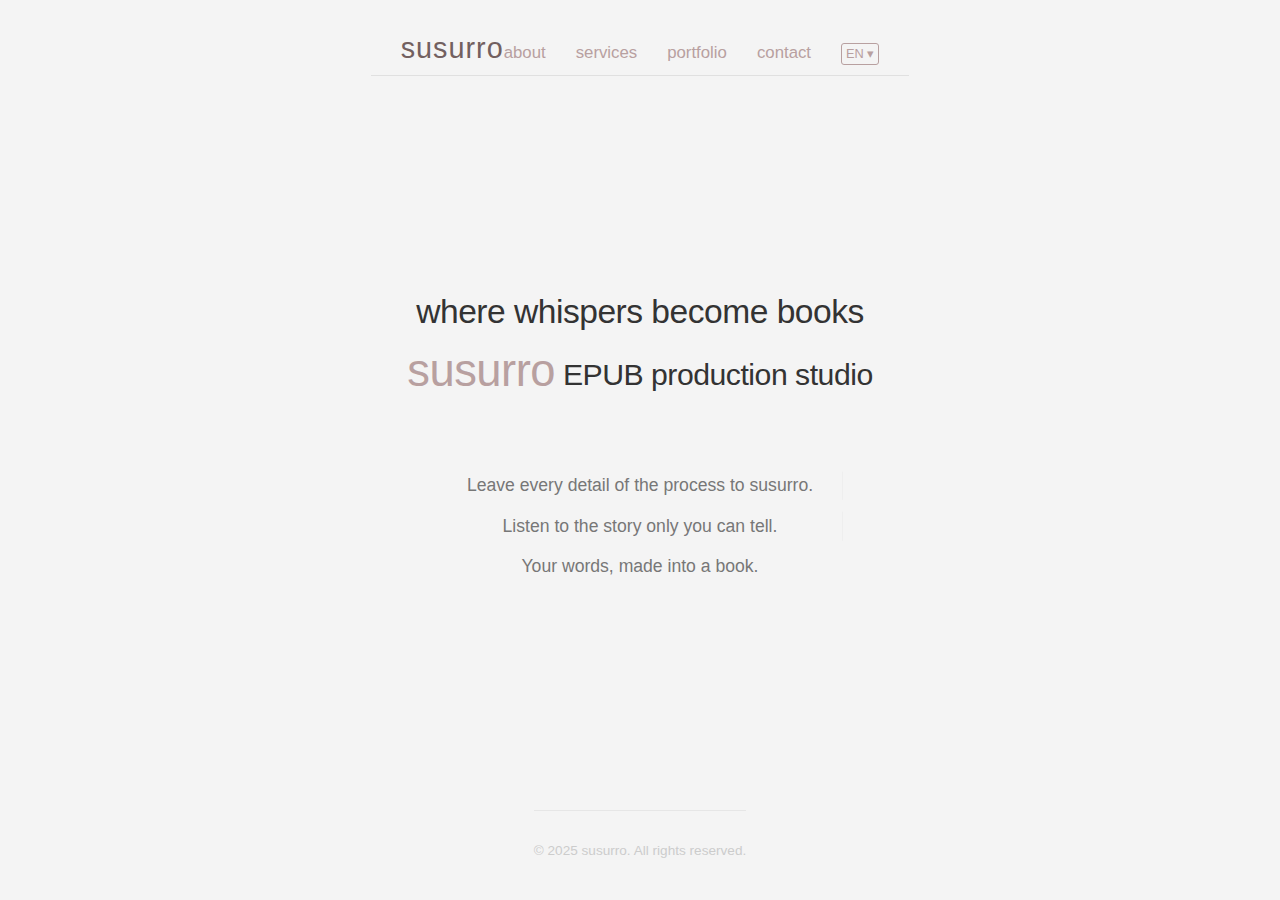
<file: index.html>
<!DOCTYPE html>
<html lang="en">

<head>
  <meta charset="UTF-8" />
  <meta name="viewport" content="width=device-width, initial-scale=1.0" />
  <title>susurro — EPUB production studio</title>
  <meta name="description" content="susurro is a professional EPUB production studio. We craft clean, validated ebooks from your manuscript — EPUB 2.0 and EPUB 3.0 for indie publishers and authors.">
  <link rel="stylesheet" href="assets/css/base.css" />
</head>

<body>
  <div id="header-wrap"></div>

  <main class="content">
    <section class="hero-section">
      <h2 class="hero-title">
        <span class="tagline">where whispers become books</span>
        <span class="brand"><span class="susurro2">susurro</span> EPUB production studio</span>
      </h2>
      <div class="stats-highlight">
        <p>Leave every detail of the process to susurro.</p>
        <p>Listen to the story only you can tell.</p>
        <p>Your words, made into a book.</p>
      </div>
    </section>
  </main>

  <div id="footer-wrap"></div>
  <script src="assets/js/main.js"></script>
</body>

</html>
</file>
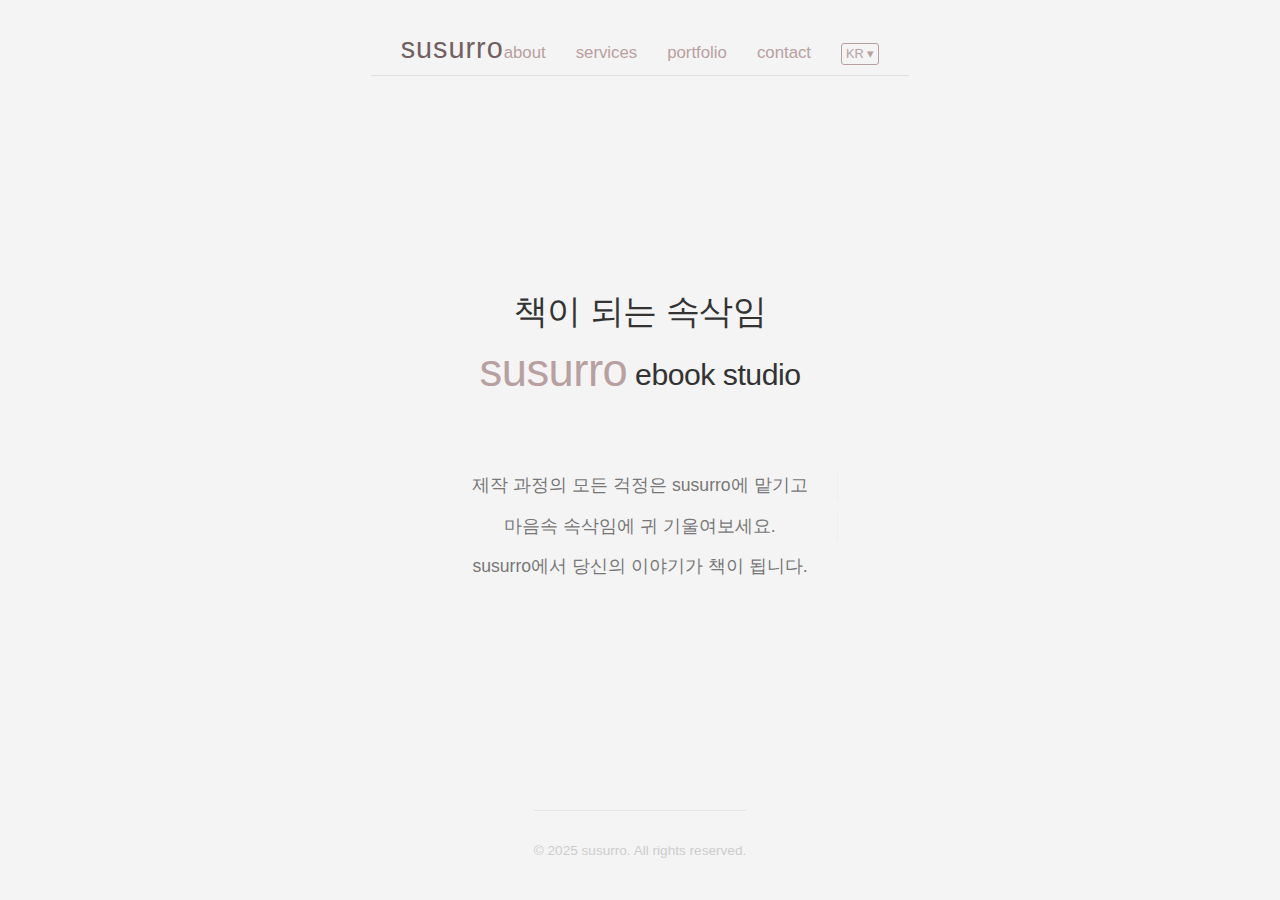
<file: kr/index.html>
<!DOCTYPE html>
<html lang="ko">

<head>
  <meta charset="UTF-8" />
  <meta name="viewport" content="width=device-width, initial-scale=1.0" />
  <title>susurro — EPUB 제작 스튜디오</title>
  <meta name="description" content="epub 제작 전문 스튜디오 susurro. 원고를 정확하고 깔끔한 전자책으로 만들어드립니다. 1인 출판사, 프리랜서 작가를 위한 epub 2.0, epub 3.0 제작 서비스.">
  <link rel="stylesheet" href="../assets/css/base.css" />
</head>

<body>
  <div id="header-wrap"></div>

  <main class="content">
    <section class="hero-section">
      <h2 class="hero-title">
        <span class="tagline">책이 되는 속삭임</span>
        <span class="brand"><span class="susurro2">susurro</span> ebook studio</span>
      </h2>
      <div class="stats-highlight">
        <p>제작 과정의 모든 걱정은 susurro에 맡기고</p>
        <p>마음속 속삭임에 귀 기울여보세요.</p>
        <p>susurro에서 당신의 이야기가 책이 됩니다.</p>
      </div>
    </section>
  </main>

  <div id="footer-wrap"></div>
  <script src="../assets/js/main.js"></script>
</body>

</html>
</file>
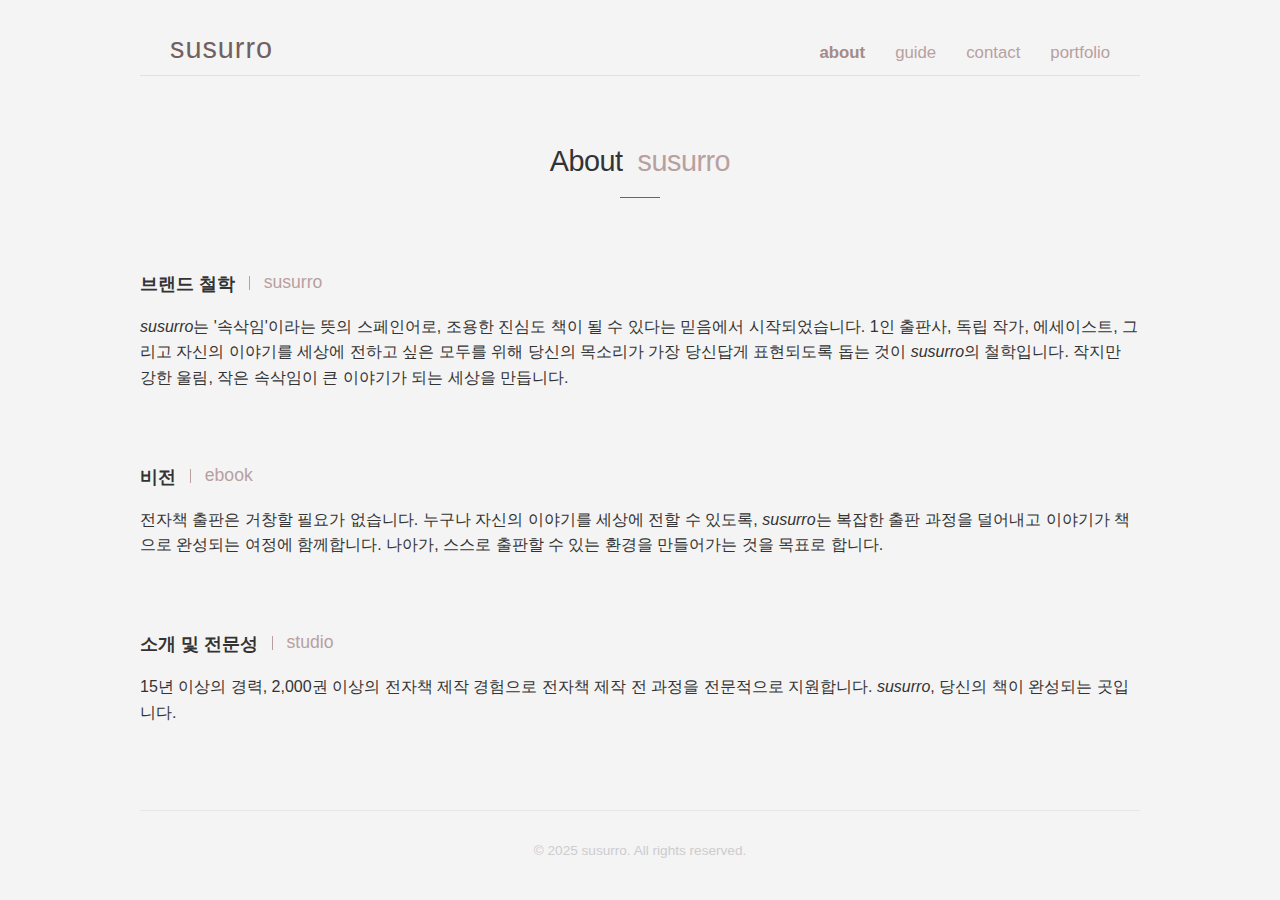
<file: about.html>
<!DOCTYPE html>
<html lang="ko">

<head>
  <meta charset="UTF-8" />
  <meta name="viewport" content="width=device-width, initial-scale=1.0" />
  <title>susurro</title>
  <link rel="stylesheet" href="css/base.css" />
</head>

<body>
  <header class="header_wrap">
    <div class="header">
      <h1 class="site-title"><a href="index.html">susurro</a></h1>
      <nav class="nav">
        <a href="about.html" class="current-page">about</a>
        <a href="guide.html">guide</a>
        <a href="contact.html">contact</a>
        <a href="portfolio.html">portfolio</a>
      </nav>
    </div>
  </header>

  <main class="content">
    <h2 class="page-title">About <span class="susurro2">&nbsp;susurro</span></h2>

    <section class="text-section">
      <h3 class="section-title">브랜드 철학 <span class="susurro2">&nbsp;susurro</span></h3>
      <p><i>susurro</i>는 '속삭임'이라는 뜻의 스페인어로, 조용한 진심도 책이 될 수 있다는 믿음에서 시작되었습니다. 1인 출판사, 독립 작가, 에세이스트, 그리고 자신의 이야기를 세상에 전하고 싶은 모두를 위해 당신의 목소리가 가장 당신답게 표현되도록 돕는 것이 <i>susurro</i>의 철학입니다. 작지만 강한 울림, 작은 속삭임이 큰 이야기가 되는 세상을 만듭니다.</p>

      <h3 class="section-title">비전 <span class="susurro2">&nbsp;ebook</span></h3>
      <p>전자책 출판은 거창할 필요가 없습니다. 누구나 자신의 이야기를 세상에 전할 수 있도록, <i>susurro</i>는 복잡한 출판 과정을 덜어내고 이야기가 책으로 완성되는 여정에 함께합니다. 나아가, 스스로 출판할 수 있는 환경을 만들어가는 것을 목표로 합니다.</p>

      <h3 class="section-title">소개 및 전문성 <span class="susurro2">&nbsp;studio</span></h3>
      <p>15년 이상의 경력, 2,000권 이상의 전자책 제작 경험으로 전자책 제작 전 과정을 전문적으로 지원합니다. <i>susurro</i>, 당신의 책이 완성되는 곳입니다.</p>
    </section>
  </main>

  <footer class="footer">
    <p>© 2025 susurro. All rights reserved.</p>
  </footer>
</body>

</html>
</file>
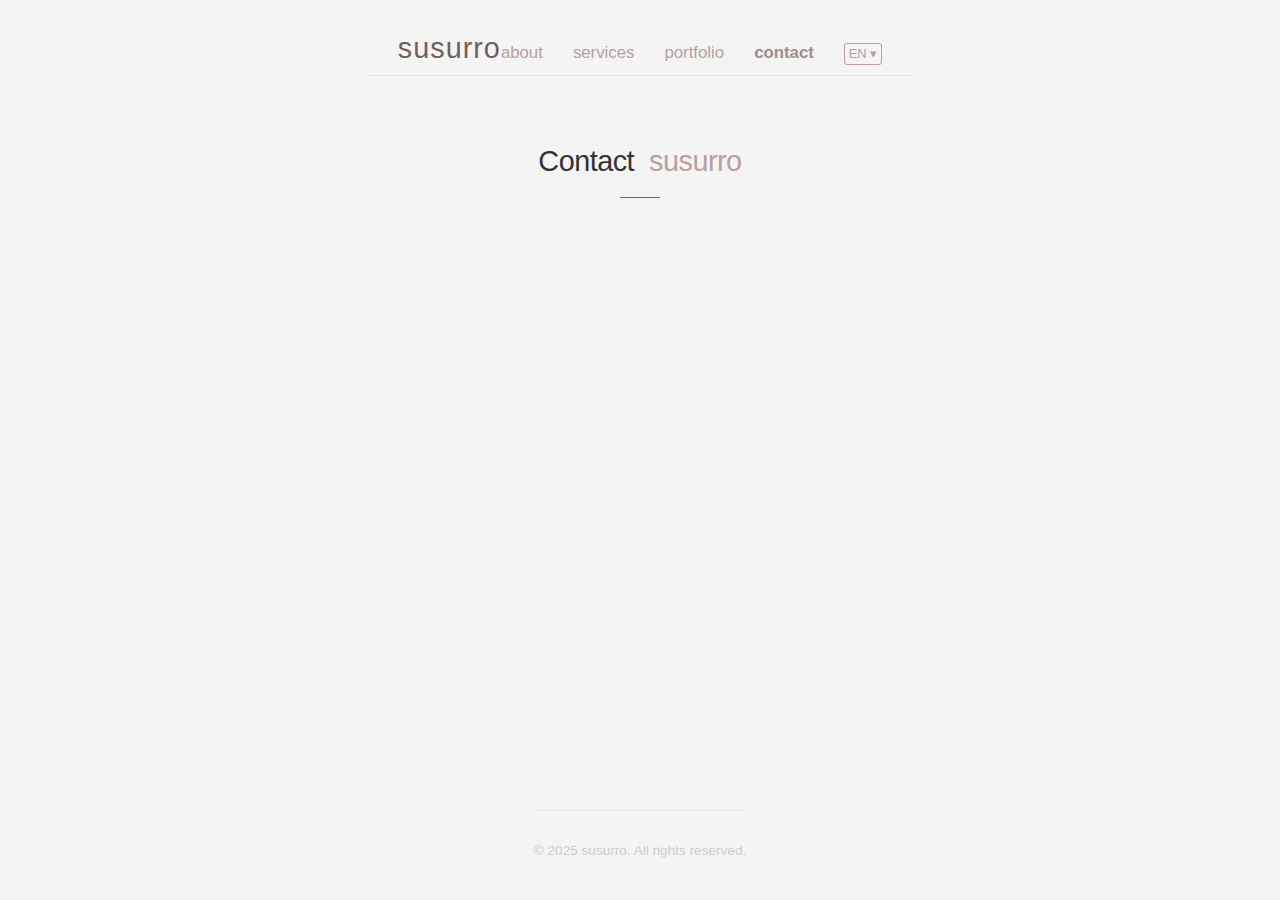
<file: contact.html>
<!DOCTYPE html>
<html lang="en">

<head>
  <meta charset="UTF-8" />
  <meta name="viewport" content="width=device-width, initial-scale=1.0" />
  <title>Contact — susurro</title>
  <meta name="description" content="Get in touch with susurro. Request a quote or ask anything about EPUB production, conversion, or accessibility.">
  <link rel="stylesheet" href="assets/css/base.css" />
</head>

<body>
  <div id="header-wrap"></div>

  <main class="content">
    <h2 class="page-title">Contact <span class="susurro2">&nbsp;susurro</span></h2>

    <section class="text-section">

    </section>
  </main>

  <div id="footer-wrap"></div>
  <script src="assets/js/main.js"></script>
</body>

</html>
</file>
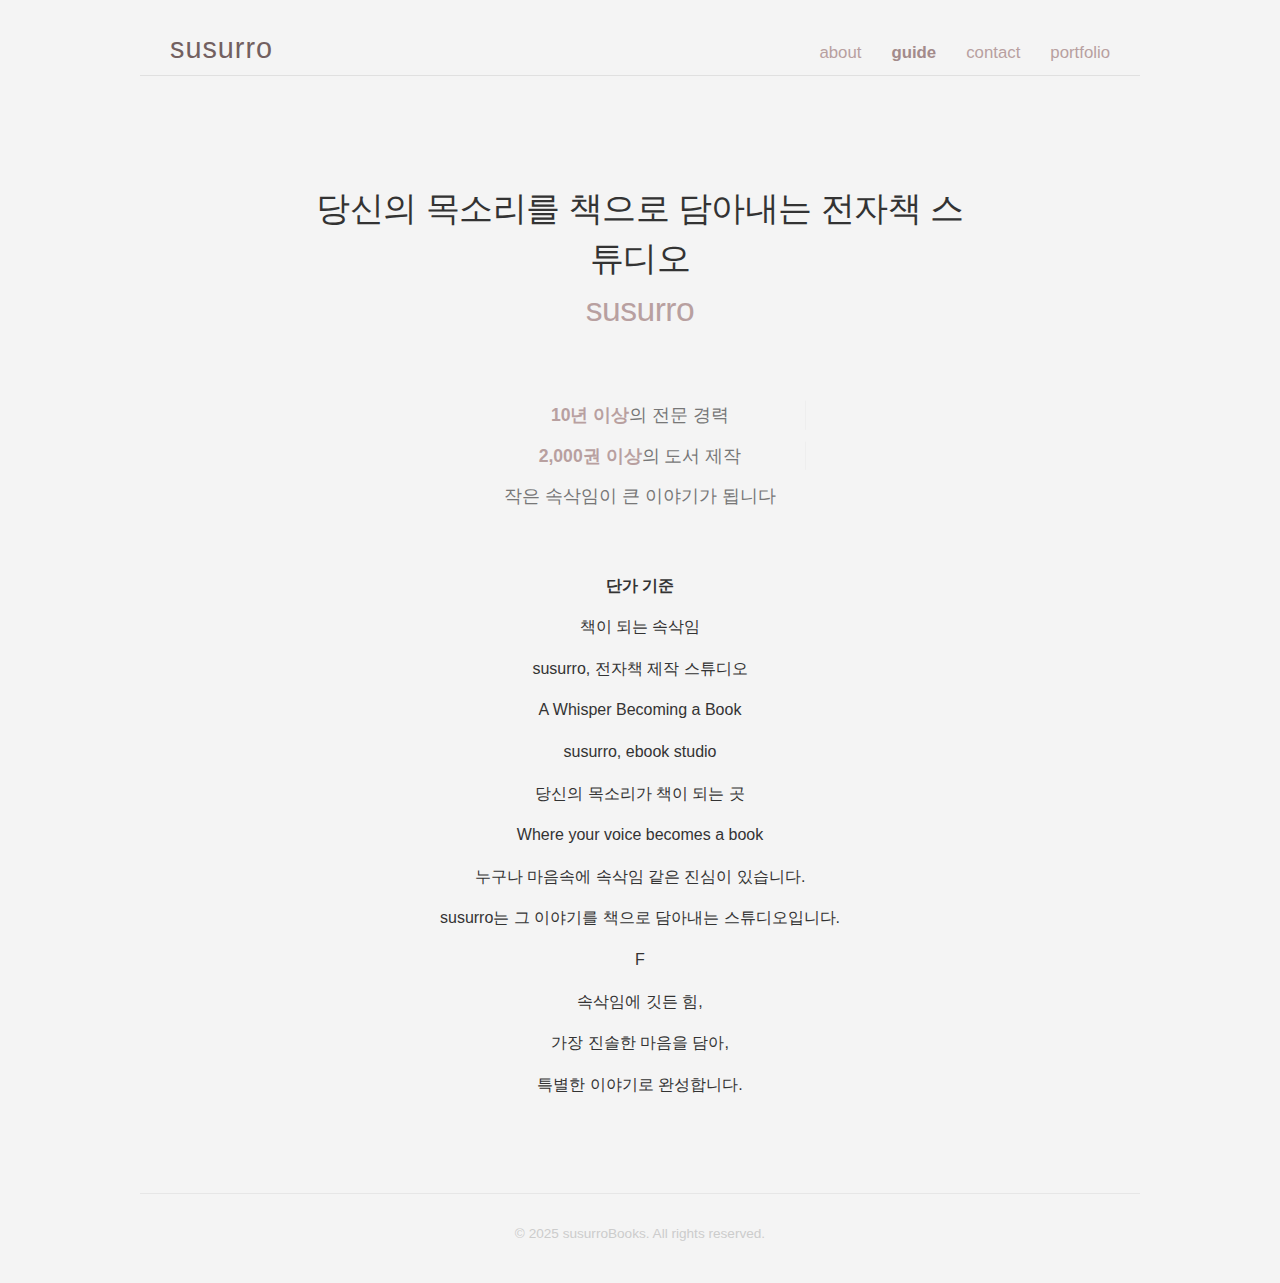
<file: guide.html>
<!DOCTYPE html>
<html lang="ko">

<head>
    <meta charset="UTF-8">
    <meta name="viewport" content="width=device-width, initial-scale=1.0">
    <title>제작 도서 목록</title>
    <link rel="stylesheet" href="css/base.css">
</head>

<body>
    <header class="header_wrap">
        <div class="header">
            <h1 class="site-title"><a href="index.html">susurro</a></h1>
            <nav class="nav">
                <a href="about.html">about</a>
                <a href="guide.html" class="current-page">guide</a>
                <a href="contact.html">contact</a>
                <a href="portfolio.html">portfolio</a>
            </nav>
        </div>
    </header>

    <main class="content">
        <section class="hero-section">
            <h2 class="hero-title">당신의 목소리를 책으로 담아내는 전자책 스튜디오 <span class="susurro2">susurro</span></h2>
            <div class="stats-highlight">
                <p><strong>10년 이상</strong>의 전문 경력</p>
                <p><strong>2,000권 이상</strong>의 도서 제작</p>
                <p>작은 속삭임이 큰 이야기가 됩니다</p>
            </div>
            <div class="intro-paragraph">
                <p><strong>단가 기준</strong></p>
                <p>책이 되는 속삭임</p>
                <p>susurro, 전자책 제작 스튜디오</p>
                <p>A Whisper Becoming a Book</p>
                <p>susurro, ebook studio</p>
                <p>당신의 목소리가 책이 되는 곳</p>
                <p>Where your voice becomes a book</p>
                <p>누구나 마음속에 속삭임 같은 진심이 있습니다.</p>
                <p>susurro는 그 이야기를 책으로 담아내는 스튜디오입니다.</p>F
                <p>속삭임에 깃든 힘,</p>
                <p>가장 진솔한 마음을 담아,</p>
                <p>특별한 이야기로 완성합니다.</p>
            </div>
        </section>
    </main>

    <footer class="footer">
        <p>© 2025 susurroBooks. All rights reserved.</p>
    </footer>
</body>

</html>
</file>
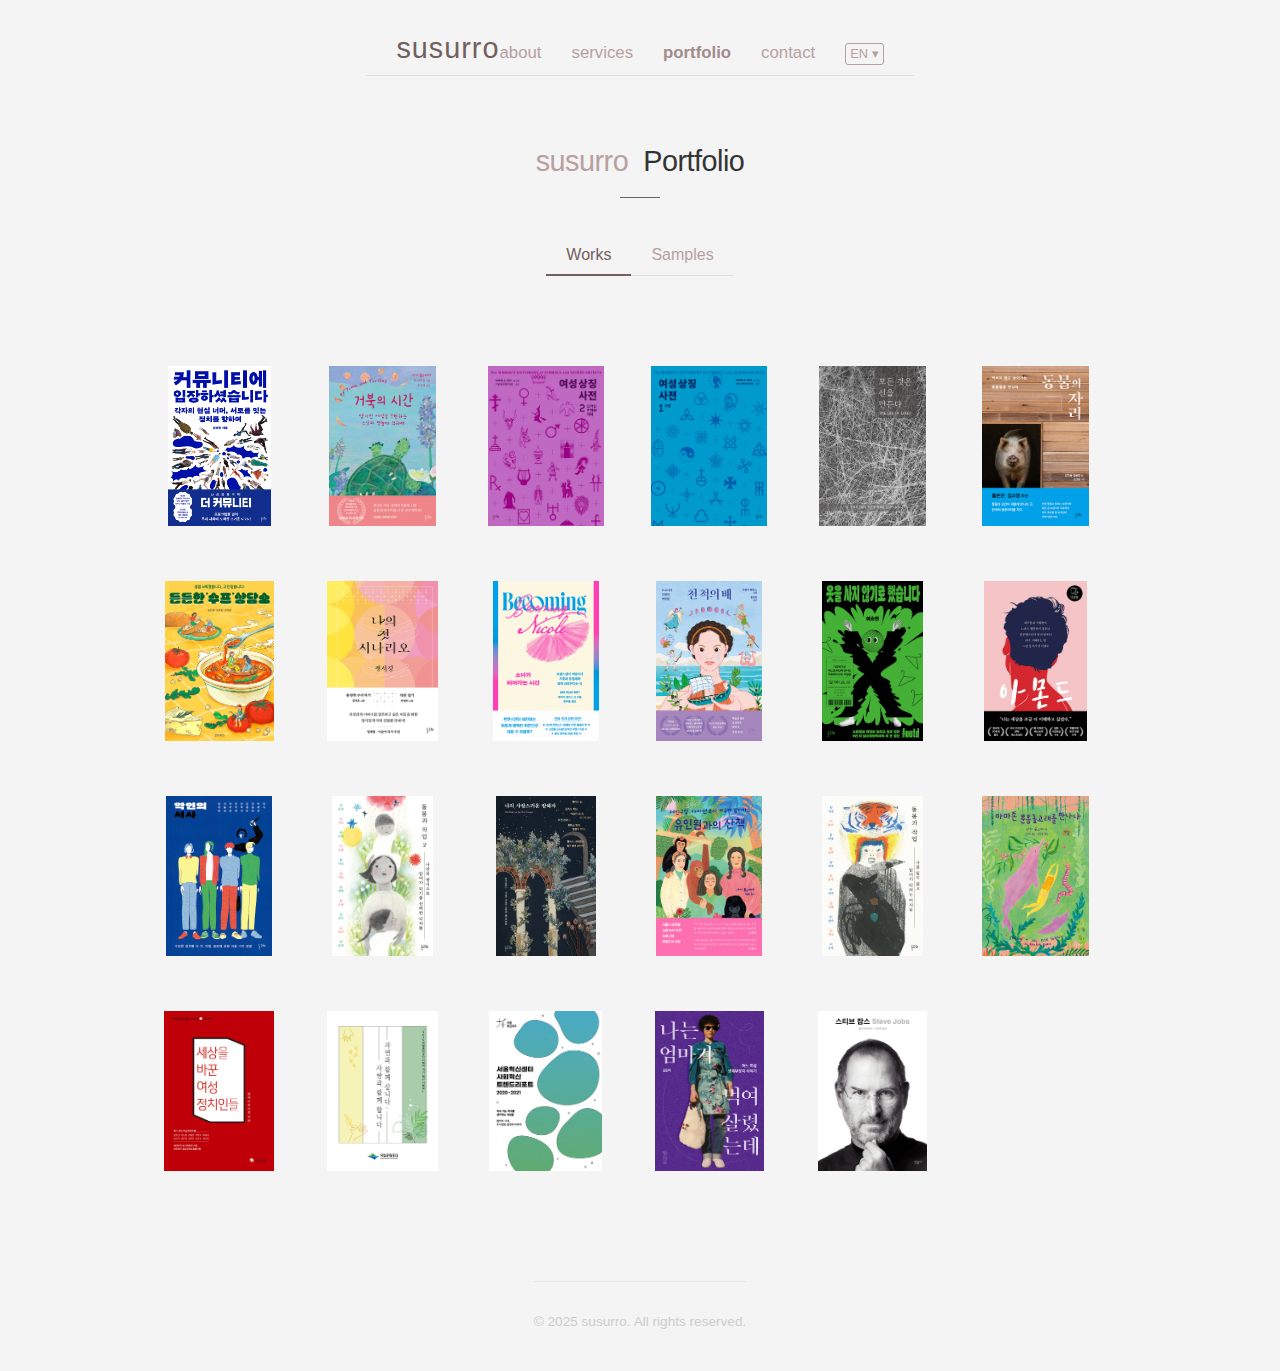
<file: portfolio.html>
<!DOCTYPE html>
<html lang="en">

<head>
  <meta charset="UTF-8" />
  <meta name="viewport" content="width=device-width, initial-scale=1.0" />
  <title>susurro — Portfolio</title>
  <meta name="description" content="Browse susurro's portfolio of professionally produced EPUB files across fiction, nonfiction, poetry, and more.">
  <link rel="stylesheet" href="assets/css/base.css" />
</head>

<body>
  <div id="header-wrap"></div>

  <main class="content">
    <h2 class="page-title"><span class="susurro2">susurro</span> &nbsp;Portfolio</h2>

    <div class="portfolio-tabs">
      <button class="portfolio-tab active" onclick="switchPortfolioTab('works', this)">Works</button>
      <button class="portfolio-tab" onclick="switchPortfolioTab('samples', this)">Samples</button>
    </div>

    <div class="portfolio-panel active" id="ptab-works">
      <div class="portfolio-grid" id="portfolio-grid"></div>
    </div>

    <div class="portfolio-panel" id="ptab-samples">

      <!-- desktop: ipad frame -->
      <div class="ipad-frame">
        <div class="ipad-screen">
          <div class="ipad-shelf" id="ipad-shelf">
            <div class="sample-grid" id="sample-grid-desktop"></div>
          </div>
          <div class="ipad-viewer" id="ipad-viewer">
            <div class="ipad-img" id="ipad-img">
              <button class="ipad-close" onclick="ipadBack()">✕</button>
              <div class="ipad-overlay">
                <div class="ipad-page" id="ipad-page"></div>
              </div>
            </div>
            <div class="ipad-nav">
              <button class="ipad-prev" onclick="ipadPrev()">‹</button>
              <div class="ipad-genre" id="ipad-genre"></div>
              <button class="ipad-next" onclick="ipadNext()">›</button>
            </div>
          </div>
        </div>
      </div>

      <!-- mobile: no frame -->
      <div class="mobile-samples">
        <div class="sample-grid" id="sample-grid-mobile"></div>
        <div class="mobile-viewer" id="mobile-viewer">
          <button class="mobile-back" onclick="mobileBack()">← back</button>
          <div class="mobile-img" id="mobile-img"></div>
          <div class="mobile-nav">
            <button class="mobile-arr" onclick="mobilePrev()">← prev</button>
            <div class="mobile-info">
              <div class="mobile-genre" id="mobile-genre"></div>
              <div class="mobile-page" id="mobile-page"></div>
            </div>
            <button class="mobile-arr" onclick="mobileNext()">next →</button>
          </div>
        </div>
      </div>

    </div>
  </main>

  <div id="footer-wrap"></div>
  <script src="assets/js/main.js"></script>
  <script src="assets/js/books-en.js"></script>
  <script src="assets/js/samples.js"></script>
</body>

</html>
</file>
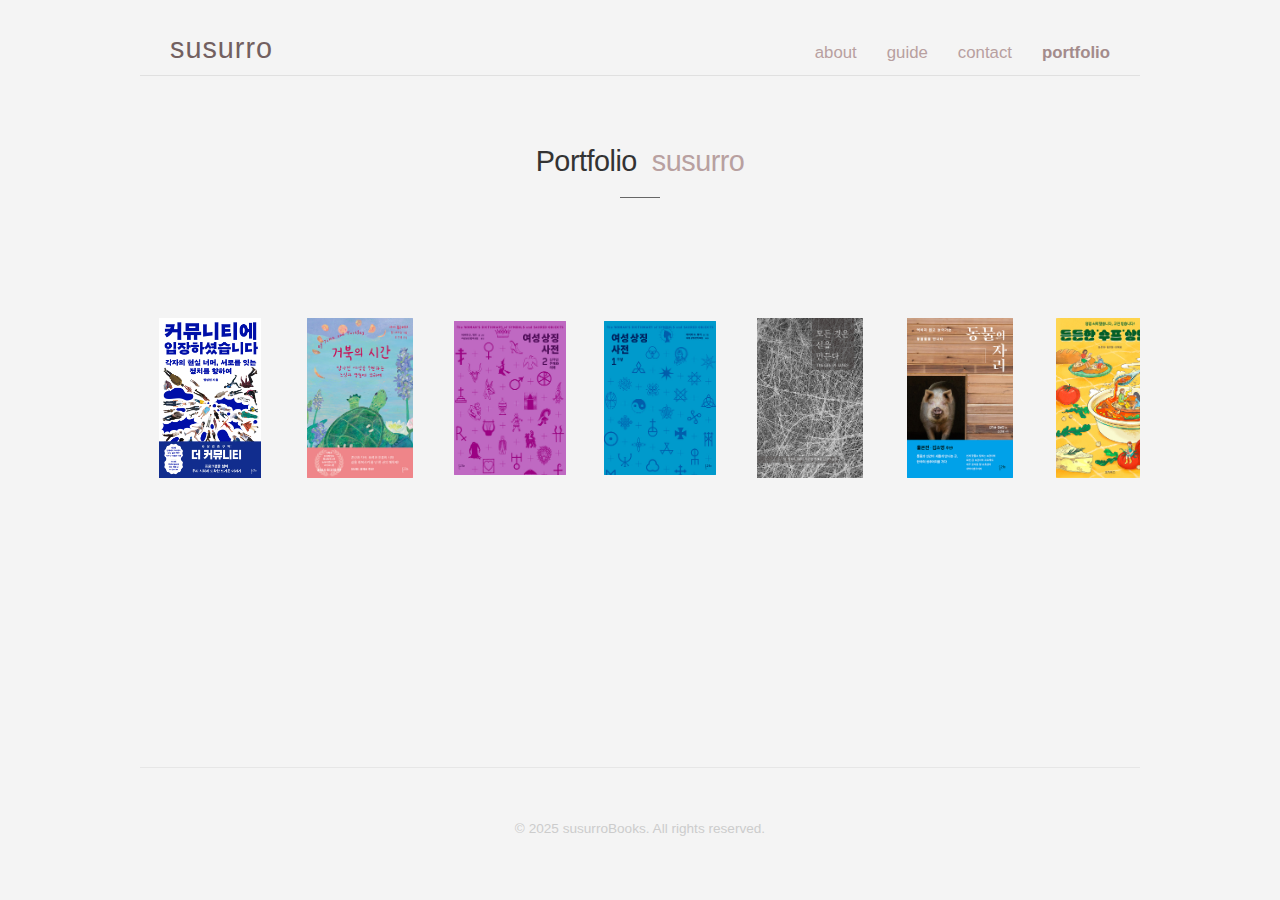
<file: portfolio3.html>
<!DOCTYPE html>
<html lang="ko">

<head>
  <meta charset="UTF-8">
  <meta name="viewport" content="width=device-width, initial-scale=1.0">
  <title>portfolio | susurro</title>
  <link rel="stylesheet" href="css/portfolio_rolling3.css">
</head>

<body>
  <header class="header_wrap">
    <div class="header">
      <h1 class="site-title"><a href="index.html">susurro</a></h1>
      <nav class="nav">
        <a href="about.html">about</a>
        <a href="guide.html">guide</a>
        <a href="contact.html">contact</a>
        <a href="portfolio.html" class="current-page">portfolio</a>
      </nav>
    </div>
  </header>

  <main class="content">
    <h2 class="page-title">Portfolio <span class="susurro2">&nbsp;susurro</span></h2>

    <div class="portfolio-grid-wrapper">
    <div class="portfolio-grid">
      <!--
      <a href="000000" target="_blank" class="book-link-wrapper">
        <div class="book-card-container">
          <div class="book-card">
            <div class="book-front"><img src="images/000000.jpg" alt="000000"></div>
            <div class="book-back">
              <h3 class="book-title">000000 <span class="book-subtitle">000000</span></h3>
              <p class="book-author">000000</p>
              <p class="book-translator">000000</p>
              <p class="book-publisher">000000</p>
            </div>
          </div>
        </div>
      </a>
      -->
      <a class="book-link-wrapper">
        <div class="book-card-container">
          <div class="book-card">
            <div class="book-front"><img src="images/커뮤니티에입장하셨습니다.jpg" alt="커뮤니티에 입장하셨습니다"></div>
            <div class="book-back">
              <h3 class="book-title">커뮤니티에 입장하셨습니다 <span class="book-subtitle">각자의 현실 너머, 서로를 잇는 정치를 향하여</span></h3>
              <p class="book-author">권성민</p>
              <p class="book-publisher">돌고래</p>
            </div>
          </div>
        </div>
      </a>
      <a class="book-link-wrapper">
        <div class="book-card-container">
          <div class="book-card">
            <div class="book-front"><img src="images/거북의시간.jpg" alt="거북의 시간"></div>
            <div class="book-back">
              <h3 class="book-title">거북의 시간 <span class="book-subtitle">망가진 세상을 복원하는 느림과 영원에 관하여</span></h3>
              <p class="book-author">사이 몽고메리 지음, 맷 패터슨 그림</p>
              <p class="book-translator">조은영</p>
              <p class="book-publisher">돌고래</p>
            </div>
          </div>
        </div>
      </a>
      <a class="book-link-wrapper">
        <div class="book-card-container">
          <div class="book-card">
            <div class="book-front"><img src="images/여성상징사전2.jpg" alt="여성 상징 사전 2"></div>
            <div class="book-back">
              <h3 class="book-title">여성 상징 사전 2 <span class="book-subtitle">신적인 존재와 의례</span></h3>
              <p class="book-author">바버라 G. 워커</p>
              <p class="book-translator">여성 상징 번역 모임</p>
              <p class="book-publisher">돌고래</p>
            </div>
          </div>
        </div>
      </a>
      <a class="book-link-wrapper">
        <div class="book-card-container">
          <div class="book-card">
            <div class="book-front"><img src="images/여성상징사전1.jpg" alt="여성 상징 사전 1"></div>
            <div class="book-back">
              <h3 class="book-title">여성 상징 사전 1 <span class="book-subtitle">모양</span></h3>
              <p class="book-author">바버라 G. 워커</p>
              <p class="book-translator">여성 상징 번역 모임</p>
              <p class="book-publisher">돌고래</p>
            </div>
          </div>
        </div>
      </a>
      <a href="https://www.aladin.co.kr/shop/wproduct.aspx?ItemId=360494001&start=pebook" target="_blank"
        class="book-link-wrapper">
        <div class="book-card-container">
          <div class="book-card">
            <div class="book-front"><img src="images/모든것은선을만든다.jpg" alt="모든 것은 선을 만든다"></div>
            <div class="book-back">
              <h3 class="book-title">모든 것은 선을 만든다</h3>
              <p class="book-author">팀 잉골드</p>
              <p class="book-translator">차은정, 권혜윤, 김성인</p>
              <p class="book-publisher">ㅇㅣㅂㅣ</p>
            </div>
          </div>
        </div>
      </a>
      <a class="book-link-wrapper">
        <div class="book-card-container">
          <div class="book-card">
            <div class="book-front"><img src="images/동물의자리.jpg" alt="동물의 자리"></div>
            <div class="book-back">
              <h3 class="book-title">동물의 자리 <span class="book-subtitle">먹히지 않고 늙어가는 동물들을 만나다</span></h3>
              <p class="book-author">김다은, 정윤영, 신선영</p>
              <p class="book-publisher">돌고래</p>
            </div>
          </div>
        </div>
      </a>
      <a href="https://www.yes24.com/product/goods/134596575" target="_blank" class="book-link-wrapper">
        <div class="book-card-container">
          <div class="book-card">
            <div class="book-front"><img src="images/든든한수프상담소.jpg" alt="든든한 수프 상담소"></div>
            <div class="book-back">
              <h3 class="book-title">든든한 수프 상담소 <span class="book-subtitle">영업 시작했습니다, 고민 받습니다!</span></h3>
              <p class="book-author">김은채, 김은화, 방혜리</p>
              <p class="book-publisher">북세포</p>
            </div>
          </div>
        </div>
      </a>
      <a class="book-link-wrapper">
        <div class="book-card-container">
          <div class="book-card">
            <div class="book-front"><img src="images/나의첫시나리오.jpg" alt="나의 첫 시나리오"></div>
            <div class="book-back">
              <h3 class="book-title">나의 첫 시나리오 <span class="book-subtitle">불쌍한 우리 아기, 대전 일기</span></h3>
              <p class="book-author">정서경</p>
              <p class="book-publisher">돌고래</p>
            </div>
          </div>
        </div>
      </a>
      <a class="book-link-wrapper">
        <div class="book-card-container">
          <div class="book-card">
            <div class="book-front"><img src="images/소녀가되어가는시간.jpg" alt="소녀가 되어가는 시간"></div>
            <div class="book-back">
              <h3 class="book-title">소녀가 되어가는 시간 <span class="book-subtitle">트랜스젠더 어린이가 가족과 공동체와 함께 성장한다는 것</span></h3>
              <p class="book-author">에이미 엘리스 넛</p>
              <p class="book-translator">현아율</p>
              <p class="book-publisher">돌고래</p>
            </div>
          </div>
        </div>
      </a>
      <a class="book-link-wrapper">
        <div class="book-card-container">
          <div class="book-card">
            <div class="book-front"><img src="images/천척의배.jpg" alt="천 척의 배"></div>
            <div class="book-back">
              <h3 class="book-title">천 척의 배 <span class="book-subtitle">트로이아 전쟁의 여성들</span></h3>
              <p class="book-author">나탈리 헤인스</p>
              <p class="book-translator">홍한별</p>
              <p class="book-publisher">돌고래</p>
            </div>
          </div>
        </div>
      </a>
      <a class="book-link-wrapper">
        <div class="book-card-container">
          <div class="book-card">
            <div class="book-front"><img src="images/옷을사지않기로했습니다.jpg" alt="옷을 사지 않기로 했습니다"></div>
            <div class="book-back">
              <h3 class="book-title">옷을 사지 않기로 했습니다 <span class="book-subtitle">기후위기와 패스트패션에 맞서는 제로웨이스트 의생활</span></h3>
              <p class="book-author">이소연</p>
              <p class="book-publisher">돌고래</p>
            </div>
          </div>
        </div>
      </a>
      <a href="https://ridibooks.com/books/754039845?_s=search&_q=%EC%95%84%EB%AA%AC%EB%93%9C&_rdt_sid=SearchBookListWithTab"
        target="_blank" class="book-link-wrapper">
        <div class="book-card-container">
          <div class="book-card">
            <div class="book-front"><img src="images/아몬드.jpg" alt="아몬드"></div>
            <div class="book-back">
              <h3 class="book-title">아몬드</h3>
              <p class="book-author">손원평</p>
              <p class="book-publisher">다즐링</p>
            </div>
          </div>
        </div>
      </a>
      <a class="book-link-wrapper">
        <div class="book-card-container">
          <div class="book-card">
            <div class="book-front"><img src="images/악인의서사.jpg" alt="악인의 서사"></div>
            <div class="book-back">
              <h3 class="book-title">악인의 서사 <span class="book-subtitle">수많은 창작물 속 악, 악행, 빌런에 관한 아홉 가지 쟁점</span></h3>
              <p class="book-author">듀나, 박혜진, 전승민, 김용언, 강덕구, 전자영, 최리외, 이융희, 윤아랑</p>
              <p class="book-publisher">돌고래</p>
            </div>
          </div>
        </div>
      </a>
      <a class="book-link-wrapper">
        <div class="book-card-container">
          <div class="book-card">
            <div class="book-front"><img src="images/돌봄과작업2.jpg" alt="돌봄과 작업 2"></div>
            <div class="book-back">
              <h3 class="book-title">돌봄과 작업 2 <span class="book-subtitle">나만의 방식으로 엄마가 되기를 선택한 여자들</span></h3>
              <p class="book-author">김유담, 정아은, 장수연, 이수현, 황다은, 김다은, 김연화, 김은화, 김잔디, 소복이, 임효영</p>
              <p class="book-publisher">돌고래</p>
            </div>
          </div>
        </div>
      </a>
      <a class="book-link-wrapper">
        <div class="book-card-container">
          <div class="book-card">
            <div class="book-front"><img src="images/나의사랑스러운방해자.jpg" alt="나의 사랑스러운 방해자"></div>
            <div class="book-back">
              <h3 class="book-title">나의 사랑스러운 방해자 <span class="book-subtitle">앨리스 닐, 도리스 레싱, 어슐러 르 귄, 오드리 로드, 앨리스 워커,
                  앤절라 카터… 돌보는 사람들의 창조성에 관하여</span></h3>
              <p class="book-author">줄리 필립스</p>
              <p class="book-translator">박재연, 박선영, 김유경, 김희진</p>
              <p class="book-publisher">돌고래</p>
            </div>
          </div>
        </div>
      </a>
      <a class="book-link-wrapper">
        <div class="book-card-container">
          <div class="book-card">
            <div class="book-front"><img src="images/유인원과의산책.jpg" alt="유인원과의 산책"></div>
            <div class="book-back">
              <h3 class="book-title">유인원과의 산책 <span class="book-subtitle">제인 구달, 다이앤 포시, 비루테 갈디카스</span></h3>
              <p class="book-author">사이 몽고메리</p>
              <p class="book-translator">김홍옥</p>
              <p class="book-publisher">돌고래</p>
            </div>
          </div>
        </div>
      </a>
      <a class="book-link-wrapper">
        <div class="book-card-container">
          <div class="book-card">
            <div class="book-front"><img src="images/돌봄과작업.jpg" alt="돌봄과 작업"></div>
            <div class="book-back">
              <h3 class="book-title">돌봄과 작업 <span class="book-subtitle">나를 잃지 않고 엄마가 되려는 여자들</span></h3>
              <p class="book-author">정서경, 서유미, 홍한별, 임소연, 장하원, 전유진, 박재연, 엄지혜, 이설아, 김희진, 서수연</p>
              <p class="book-publisher">돌고래</p>
            </div>
          </div>
        </div>
      </a>
      <a class="book-link-wrapper">
        <div class="book-card-container">
          <div class="book-card">
            <div class="book-front"><img src="images/아마존분홍돌고래를만나다.jpg" alt="아마존 분홍돌고래를 만나다"></div>
            <div class="book-back">
              <h3 class="book-title">아마존 분홍돌고래를 만나다</h3>
              <p class="book-author">사이 몽고메리</p>
              <p class="book-translator">승영조</p>
              <p class="book-publisher">돌고래</p>
            </div>
          </div>
        </div>
      </a>
      <a href="https://www.aladin.co.kr/shop/wproduct.aspx?ItemId=289520469&start=pebook" target="_blank"
        class="book-link-wrapper">
        <div class="book-card-container">
          <div class="book-card">
            <div class="book-front"><img src="images/세상을바꾼여성정치인들1.jpg" alt="세상을 바꾼 여성정치인들 1"></div>
            <div class="book-back">
              <h3 class="book-title">세상을 바꾼 여성정치인들 1 <span class="book-subtitle">여성의정 인물사 시리즈 1</span></h3>
              <p class="book-author">한국여성의정</p>
              <p class="book-publisher">여성의정</p>
            </div>
          </div>
        </div>
      </a>
      <div class="book-link-wrapper">
        <div class="book-card-container">
          <div class="book-card">
            <div class="book-front"><img src="images/국립공원공단우수사례집.jpg" alt="국립공원공단 우수사례집"></div>
            <div class="book-back">
              <h3 class="book-title">2020 국립공원공단 사회적 가치.혁신 우수사례집 <span class="book-subtitle">2021-02</span></h3>
              <p class="book-author">국립공원공단</p>
              <p class="book-publisher">국립공원공단</p>
            </div>
          </div>
        </div>
      </div>
      <a href="https://ebook-product.kyobobook.co.kr/dig/epd/ebook/480D210318430" target="_blank"
        class="book-link-wrapper">
        <div class="book-card-container">
          <div class="book-card">
            <div class="book-front"><img src="images/서울혁신센터사회혁신트렌드리포트.jpg" alt="서울혁신센터 사회혁신 트렌드리포트"></div>
            <div class="book-back">
              <h3 class="book-title">서울혁신센터 사회혁신 트렌드리포트 <span class="book-subtitle">2020-2021</span></h3>
              <p class="book-author">빅이슈코리아</p>
              <p class="book-publisher">서울혁신센터</p>
            </div>
          </div>
        </div>
      </a>
      <a href="https://www.aladin.co.kr/shop/wproduct.aspx?ItemId=247286725" target="_blank" class="book-link-wrapper">
        <div class="book-card-container">
          <div class="book-card">
            <div class="book-front"><img src="images/나는엄마가먹여살렸는데.jpg" alt="나는 엄마가 먹여 살렸는데"></div>
            <div class="book-back">
              <h3 class="book-title">나는 엄마가 먹여 살렸는데</h3>
              <p class="book-author">김은화</p>
              <p class="book-publisher">딸세포(피치북스)</p>
            </div>
          </div>
        </div>
      </a>
    </div>
    </div>
  </main>

      <footer class="footer">
            <p>© 2025 susurroBooks. All rights reserved.</p>
        </footer>
  <script>
    document.addEventListener('DOMContentLoaded', () => {
      // 포트폴리오 그리드 요소를 선택합니다.
      const portfolioGrid = document.querySelector('.portfolio-grid');
      // 모든 책 카드 요소를 선택합니다.
      const bookItems = portfolioGrid.querySelectorAll('.book-link-wrapper');

      // 책 카드들을 복제하여 그리드에 추가하여 무한 스크롤 효과를 만듭니다.
      bookItems.forEach(item => {
        const clone = item.cloneNode(true);
        portfolioGrid.appendChild(clone);
      });

      // 마우스가 올라가면 애니메이션을 일시 정지합니다.
      portfolioGrid.addEventListener('mouseover', () => {
        portfolioGrid.style.animationPlayState = 'paused';
      });

      // 마우스가 벗어나면 애니메이션을 다시 시작합니다.
      portfolioGrid.addEventListener('mouseout', () => {
        portfolioGrid.style.animationPlayState = 'running';
      });
    });
  </script>
</body>


</html>
</file>
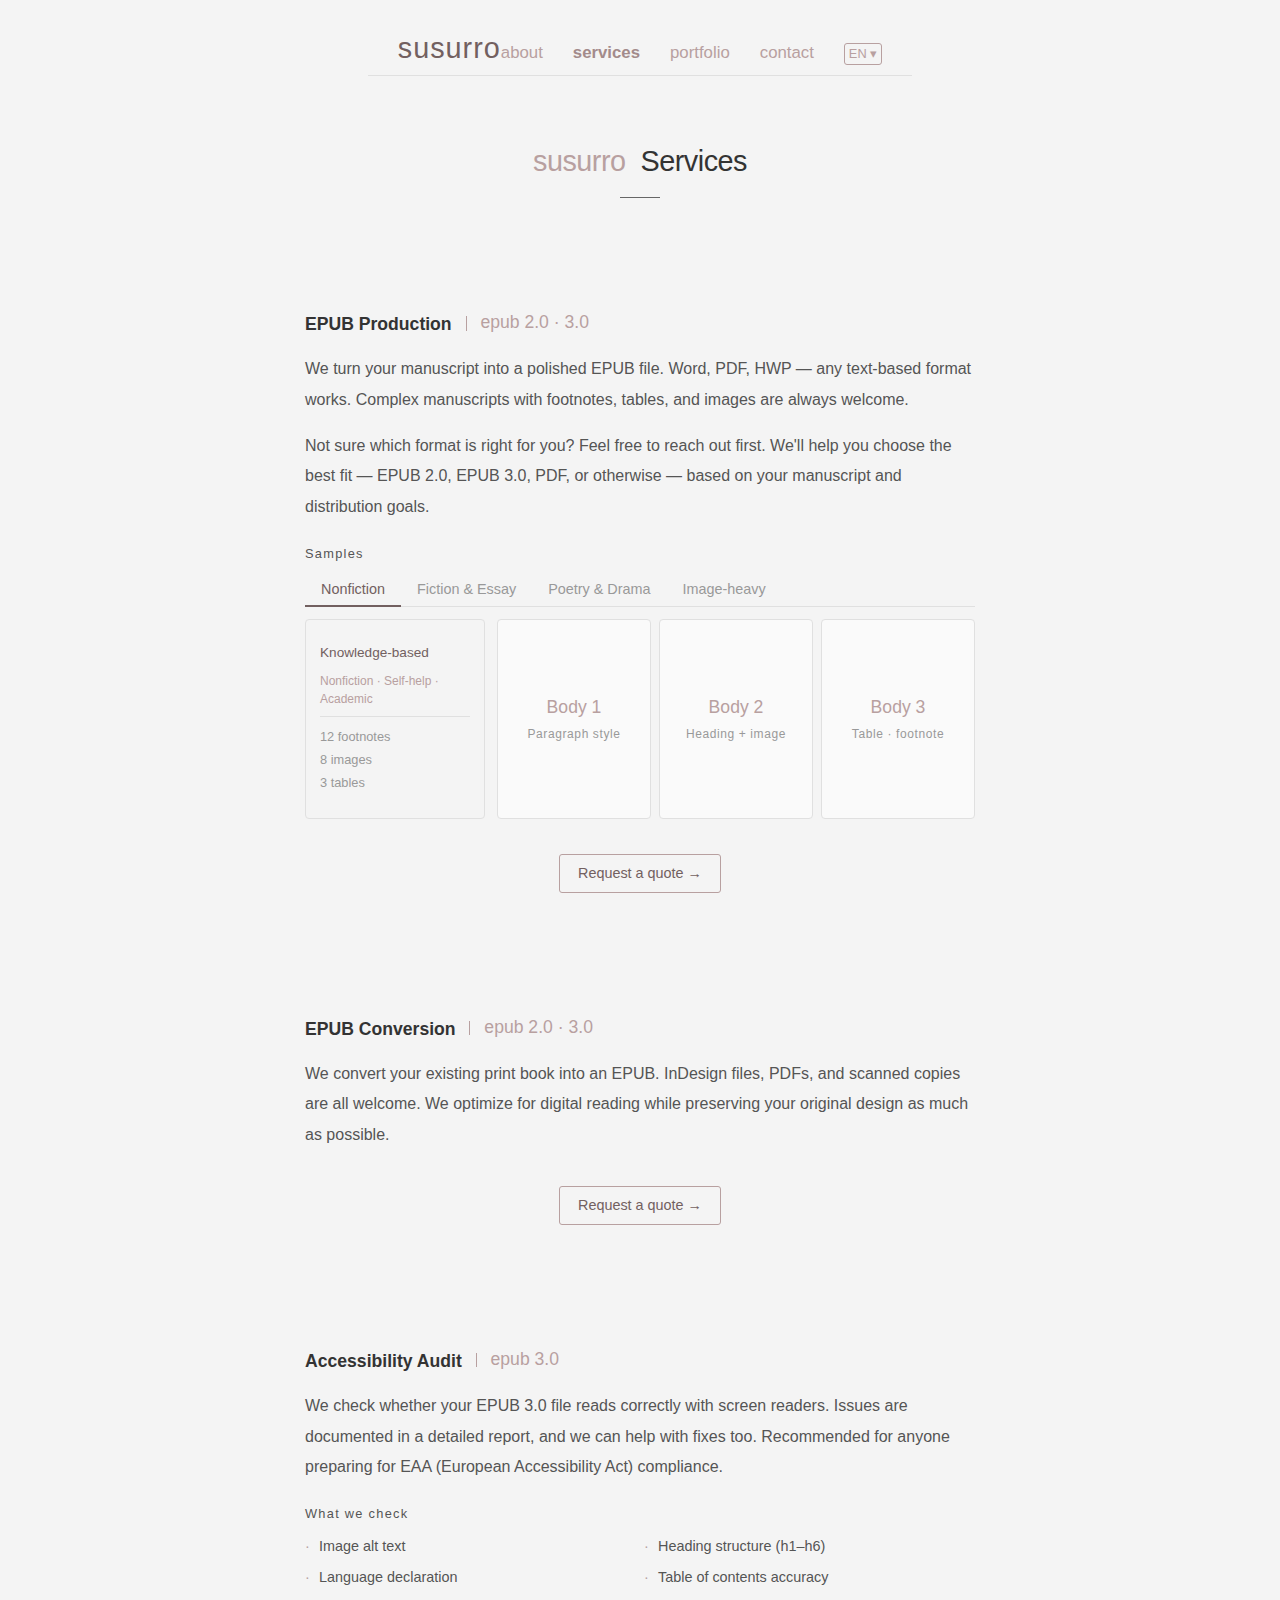
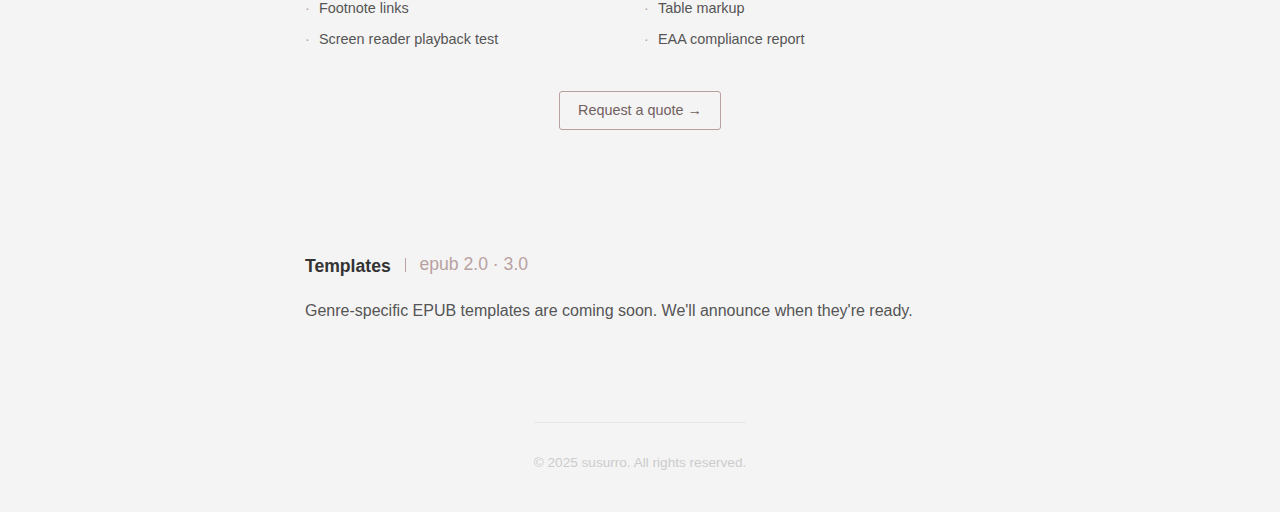
<file: services.html>
<!DOCTYPE html>
<html lang="en">

<head>
  <meta charset="UTF-8" />
  <meta name="viewport" content="width=device-width, initial-scale=1.0" />
  <title>susurro — Services</title>
  <meta name="description" content="EPUB 2.0 · EPUB 3.0 production and conversion, template sales, accessibility audit, and ebook consulting. Tailored services for every genre and format.">
  <link rel="stylesheet" href="assets/css/base.css" />
</head>

<body>
  <div id="header-wrap"></div>

  <main class="content">
    <h2 class="page-title"><span class="susurro2">susurro</span> &nbsp;Services</h2>

    <section class="text-section">

      <h3 class="section-title">EPUB Production <span class="susurro2">&nbsp;epub 2.0 · 3.0</span></h3>
      <p>We turn your manuscript into a polished EPUB file. Word, PDF, HWP — any text-based format works. Complex manuscripts with footnotes, tables, and images are always welcome.</p>
      <p>Not sure which format is right for you? Feel free to reach out first. We'll help you choose the best fit — EPUB 2.0, EPUB 3.0, PDF, or otherwise — based on your manuscript and distribution goals.</p>
      <p class="sample-label">Samples</p>
      <div class="sample-tabs">
        <div class="tab-buttons">
          <button class="tab-btn active" onclick="switchTab('nonfiction', this)">Nonfiction</button>
          <button class="tab-btn" onclick="switchTab('prose', this)">Fiction & Essay</button>
          <button class="tab-btn" onclick="switchTab('poetry', this)">Poetry & Drama</button>
          <button class="tab-btn" onclick="switchTab('image', this)">Image-heavy</button>
        </div>
        <div class="tab-panel active" id="panel-nonfiction">
          <div class="sample-info">
            <p class="sample-genre">Knowledge-based</p>
            <p class="sample-genre-sub">Nonfiction · Self-help · Academic</p>
            <p class="sample-meta">12 footnotes<br>8 images<br>3 tables</p>
          </div>
          <div class="sample-pages">
            <div class="sample-page"><span class="page-num">Body 1</span><span class="page-lbl">Paragraph style</span></div>
            <div class="sample-page"><span class="page-num">Body 2</span><span class="page-lbl">Heading + image</span></div>
            <div class="sample-page"><span class="page-num">Body 3</span><span class="page-lbl">Table · footnote</span></div>
          </div>
        </div>
        <div class="tab-panel" id="panel-prose">
          <div class="sample-info">
            <p class="sample-genre">Prose</p>
            <p class="sample-genre-sub">Fiction · Essay · <br>Literary</p>
            <p class="sample-meta">0 footnotes<br>2 images<br>0 tables</p>
          </div>
          <div class="sample-pages">
            <div class="sample-page"><span class="page-num">Body 1</span><span class="page-lbl">Paragraph style</span></div>
            <div class="sample-page"><span class="page-num">Body 2</span><span class="page-lbl">Subheading</span></div>
            <div class="sample-page"><span class="page-num">Body 3</span><span class="page-lbl">Image</span></div>
          </div>
        </div>
        <div class="tab-panel" id="panel-poetry">
          <div class="sample-info">
            <p class="sample-genre">Special layout</p>
            <p class="sample-genre-sub">Poetry · Play · <br>Script</p>
            <p class="sample-meta">Please inquire<br><br><br></p>
          </div>
          <div class="sample-pages">
            <div class="sample-page"><span class="page-num">Body 1</span><span class="page-lbl">Paragraph style</span></div>
            <div class="sample-page"><span class="page-num">Body 2</span><span class="page-lbl">Special layout</span></div>
            <div class="sample-page"><span class="page-num">Body 3</span><span class="page-lbl">Indentation</span></div>
          </div>
        </div>
        <div class="tab-panel" id="panel-image">
          <div class="sample-info">
            <p class="sample-genre">Image-heavy</p>
            <p class="sample-genre-sub">Children's · Cookbook · <br>Photo book</p>
            <p class="sample-meta">Please inquire<br><br><br></p>
          </div>
          <div class="sample-pages">
            <div class="sample-page"><span class="page-num">Body 1</span><span class="page-lbl">Image layout</span></div>
            <div class="sample-page"><span class="page-num">Body 2</span><span class="page-lbl">Text + image</span></div>
            <div class="sample-page"><span class="page-num">Body 3</span><span class="page-lbl">Caption</span></div>
          </div>
        </div>
      </div>
      <a href="contact.html?service=production" class="quote-btn">Request a quote →</a>

      <h3 class="section-title">EPUB Conversion <span class="susurro2">&nbsp;epub 2.0 · 3.0</span></h3>
      <p>We convert your existing print book into an EPUB. InDesign files, PDFs, and scanned copies are all welcome. We optimize for digital reading while preserving your original design as much as possible.</p>
      <a href="contact.html?service=conversion" class="quote-btn">Request a quote →</a>

      <h3 class="section-title">Accessibility Audit <span class="susurro2">&nbsp;epub 3.0</span></h3>
      <p>We check whether your EPUB 3.0 file reads correctly with screen readers. Issues are documented in a detailed report, and we can help with fixes too. Recommended for anyone preparing for EAA (European Accessibility Act) compliance.</p>
      <p class="sample-label">What we check</p>
      <ul class="checklist">
        <li>Image alt text</li>
        <li>Heading structure (h1–h6)</li>
        <li>Language declaration</li>
        <li>Table of contents accuracy</li>
        <li>Footnote links</li>
        <li>Table markup</li>
        <li>Screen reader playback test</li>
        <li>EAA compliance report</li>
      </ul>
      <a href="contact.html?service=accessibility" class="quote-btn">Request a quote →</a>

      <h3 class="section-title">Templates <span class="susurro2">&nbsp;epub 2.0 · 3.0</span></h3>
      <p>Genre-specific EPUB templates are coming soon. We'll announce when they're ready.</p>

    </section>
  </main>

  <div id="footer-wrap"></div>
  <script src="assets/js/main.js"></script>
</body>

</html>
</file>
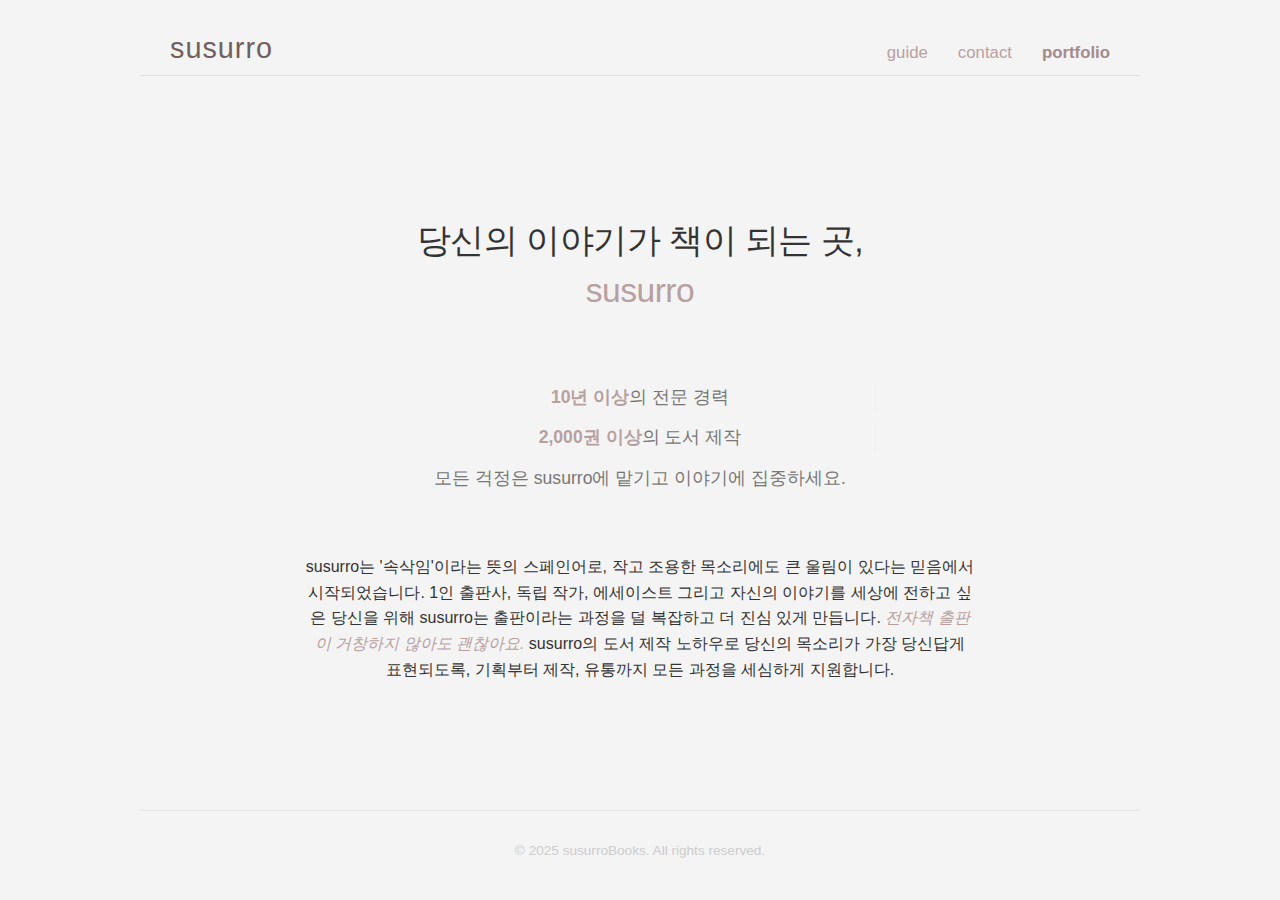
<file: html/contact.html>
<!DOCTYPE html>
<html lang="ko">

<head>
    <meta charset="UTF-8">
    <meta name="viewport" content="width=device-width, initial-scale=1.0">
    <title>제작 도서 목록</title>
    <link rel="stylesheet" href="../css/base.css">
</head>

<body>
    <header class="header_wrap">
        <div class="header">
            <h1 class="site-title"><a href="../index.html">susurro</a></h1>
            <nav class="nav">
                <a href="guide.html">guide</a>
                <a href="contact.html">contact</a>
                <a href="portfolio.html" class="current-page">portfolio</a>
            </nav>
        </div>
    </header>

    <main class="content">
        <section class="hero-section">
            <h2 class="hero-title">당신의 이야기가 책이 되는 곳, <span class="susurro2">susurro</span></h2>
            <div class="stats-highlight">
                <p><strong>10년 이상</strong>의 전문 경력</p>
                <p><strong>2,000권 이상</strong>의 도서 제작</p>
                <p>모든 걱정은 susurro에 맡기고 이야기에 집중하세요.</p>
            </div>
            <div class="intro-paragraph">
                <p>susurro는 '속삭임'이라는 뜻의 스페인어로, 작고 조용한 목소리에도 큰 울림이 있다는 믿음에서 시작되었습니다. 1인 출판사, 독립 작가, 에세이스트 그리고 자신의 이야기를 세상에
                전하고 싶은 당신을 위해 susurro는 출판이라는 과정을 덜 복잡하고 더 진심 있게 만듭니다. <i>전자책 출판이 거창하지 않아도 괜찮아요.</i> susurro의 도서 제작 노하우로 당신의 목소리가 가장 당신답게 표현되도록, 기획부터 제작, 유통까지 모든 과정을 세심하게 지원합니다.</p>
            </div>
        </section>
    </main>

    <footer class="footer">
        <p>© 2025 susurroBooks. All rights reserved.</p>
    </footer>
</body>

</html>
</file>
<file: assets/css/base.css>
/* 글로벌 설정 및 리셋 */
*{box-sizing:border-box;}
html,body{height:100%;margin:0;padding:0;}
body{font-family:'AppleSDGothicNeo-Regular','맑은 고딕',sans-serif;line-height:1.6;color:#333;display:flex;flex-direction:column;align-items:center;padding:0;}

/* 색상 */
body,.header_wrap,.header,.footer,.book-front{background-color:#F4F4F4;}
.susurro1,.site-title{color:#726060;}
.susurro2,.nav a,.nav a::after,.stats-highlight p strong,.intro-paragraph p i{color:#B8A0A0;}

/* 헤더 */
header.header_wrap{width:100%;max-width:1000px;text-align:center;padding:0 0 20px;margin:0;box-shadow:none;position:sticky;top:0;z-index:900;}
.header{width:100%;max-width:1000px;text-align:center;padding:25px 30px 4px;border-bottom:1px solid #E0E0E0;display:flex;justify-content:space-between;align-items:baseline;box-shadow:none;position:sticky;top:0;z-index:1000;}
.site-title{font-size:1.8em;font-weight:300;margin:0;letter-spacing:1px;}
.site-title a{color:inherit;text-decoration:none;}
.site-title a:hover,.site-title a:visited,.site-title a:active{color:inherit;text-decoration:none;}
.nav{display:flex;gap:30px;}
.nav a{text-decoration:none;font-size:1.05em;font-weight:400;position:relative;padding-bottom:2px;transition:color 0.3s ease;}
.nav a::after{content:'';position:absolute;left:0;bottom:0;width:0;height:1px;background-color:#B8A0A0;transition:width 0.3s ease-out;}
.nav a:hover{color:#A38B8B;}
.nav a:hover::after{width:100%;}
.nav a.current-page{font-weight:bold;color:#A38B8B;text-decoration:none;}
.nav a.current-page::after{width:0;}
/* 언어 드롭다운 */
.lang-dropdown{position:relative;display:flex;align-items:center;}
.lang-btn{font-family:inherit;font-size:0.8em;color:#B8A0A0;background:transparent;border:1px solid #B8A0A0;padding:1px 4px;border-radius:3px;cursor:pointer;line-height:1.4;}
.lang-btn:hover{background-color:#B8A0A0;color:#fff;}
.lang-menu{display:none;position:absolute;right:0;top:calc(100% + 6px);background:#F4F4F4;border:1px solid #E0E0E0;border-radius:3px;min-width:80px;z-index:1100;list-style:none;margin:0;padding:4px 0;}
.lang-menu.open{display:block;}
.lang-menu li{list-style:none;padding:0;}
.lang-menu li a{display:block;padding:6px 14px;font-size:0.85em;color:#726060;text-decoration:none;}
.lang-menu li a:hover{background-color:#EEE;}
/* 메인 콘텐츠 영역 */
.content,.hero-section{flex-grow:1;width:100%;max-width:1000px;padding:0px 0px;margin:20px auto;border-radius:8px;display:flex;flex-direction:column;align-items:center;}
/* 푸터 */
footer.footer{width:100%;max-width:1000px;text-align:center;margin-top:20px;padding:15px 0 25px;border-top:1px solid #E6E6E6;color:#ccc;font-size:0.85em;}

/* 섹션 공통 - index, about */
.hero-section,.text-section{text-align:center;margin:40px auto;max-width:700px;padding:0 15px;}
.hero-title,.page-title{font-size:2.1em;font-weight:300;color:#333;line-height:1.5;letter-spacing:-0.5px;}
.page-title,.section-title,.text-section p{text-align:left;}
.page-title{font-size:1.8em;margin-bottom:0;}
.page-title::after{content:"";display:block;width:40px;height:1px;background-color:#666;margin:14px auto 0;}
.stats-highlight p,.text-section p{line-height:1.9em;color:#555;position:relative;}

/* index */
.hero-section{justify-content:center;}
.hero-title{align-items:center;margin-bottom:60px;display:flex;flex-direction:column;}
.hero-title .brand{font-size:0.9em;}
.hero-title .brand .susurro2{font-size:1.5em;font-weight:500;vertical-align:-2%;}
.stats-highlight{margin-bottom:40px;flex-wrap:wrap;justify-content:center;gap:30px;}
.stats-highlight p{font-size:1.1em;line-height:2.3em;color:#777;margin:0;padding:0 15px;position:relative;}
.stats-highlight p:not(:last-child)::after{content:'';position:absolute;right:-15px;top:50%;transform:translateY(-50%);width:1px;height:70%;background-color:#eee;}

/* about */
.section-title{font-size:1.1em;color:#333;margin:70px 0 7px;/*display:flex;justify-content:space-between;align-items:center;*/}
.section-title .susurro2{color:#B8A0A0;vertical-align:7%;font-weight:500;}
.section-title .susurro2::before{content:"";display:inline-block;width:1px;height:0.8em;background:#B8A0A0;margin:0 9px;vertical-align:middle;}

/* services */
.sample-label{font-size:0.8em;letter-spacing:0.1em;color:#B8A0A0;margin:20px 0 8px;}
.quote-btn{display:inline-block;margin:20px 0 50px;font-size:0.9em;color:#726060;border:1px solid #B8A0A0;padding:7px 18px;border-radius:3px;text-decoration:none;}
.quote-btn:hover{background-color:#B8A0A0;color:#fff;}
.sample-tabs{margin:0 0 15px;}
.tab-buttons{display:flex;gap:0;border-bottom:1px solid #E0E0E0;margin-bottom:12px;}
.tab-btn{font-family:inherit;font-size:0.9em;color:#999;padding:6px 16px 8px;cursor:pointer;background:transparent;border:none;border-bottom:2px solid transparent;margin-bottom:-1px;}
.tab-btn.active{color:#726060;border-bottom-color:#726060;}
.tab-panel{display:none;}
.tab-panel.active{display:flex;gap:12px;align-items:stretch;}
.sample-info{flex-shrink:0;width:180px;height:200px;border:1px solid #E0E0E0;border-radius:4px;padding:14px;display:flex;flex-direction:column;justify-content:center;vertical-align:top;gap:8px;}
.sample-info .sample-genre{font-size:0.85em;font-weight:500;color:#726060;margin:0;line-height:1.5;}
.sample-info .sample-genre-sub{font-size:0.75em;color:#B8A0A0;margin:0;line-height:1.5;}
.sample-info .sample-meta{font-size:0.8em;color:#999;margin:0;line-height:1.8;border-top:1px solid #E0E0E0;padding-top:8px;}
.sample-info .sample-note{color:#B8A0A0;}
.sample-pages{display:flex;gap:8px;flex:1;}
.sample-page{flex:1;background:#FAFAFA;border:1px solid #E0E0E0;border-radius:4px;display:flex;flex-direction:column;align-items:center;justify-content:center;gap:4px;min-height:140px;}
.page-num{font-size:1.1em;color:#B8A0A0;font-weight:300;}
.page-lbl{font-size:0.75em;color:#999;letter-spacing:0.05em;}
.checklist{display:grid;grid-template-columns:1fr 1fr;gap:8px;margin:0 0 20px;padding:0;list-style:none;}
.checklist li{font-size:0.9em;color:#555;padding-left:14px;position:relative;line-height:1.6;text-align:left;}
.checklist li::before{content:'·';position:absolute;left:0;color:#B8A0A0;}

/* portfolio */
.portfolio-grid{display:flex;flex-wrap:wrap;justify-content:flex-start;gap:5px;margin:0 auto 40px;padding:0;max-width:1000px;}
.book-link-wrapper{text-decoration:none;color:inherit;display:block;flex-basis:calc((100% - 10px*5)/6);min-width:130px;margin-bottom:10px;}
.book-link-wrapper:hover{cursor:pointer;}
.book-card-container{width:100%;height:200px;perspective:1000px;}
.book-card{width:100%;height:100%;position:relative;transform-style:preserve-3d;transition:transform 0.8s ease-in-out;}
.book-card-container.flipped .book-card{transform:rotateY(180deg);}
.book-front,.book-back{width:100%;height:100%;position:absolute;backface-visibility:hidden;display:flex;justify-content:center;align-items:center;border-radius:4px;overflow:hidden;text-align:center;}
.book-front img{width:80%;height:80%;object-fit:contain;border-radius:4px;}
.book-back{background-color:#fff;color:#333;transform:rotateY(180deg);flex-direction:column;padding:8px;justify-content:center;word-break:break-word;}
a.book-link-wrapper[href] .book-back{border:3px solid #dfcdcd;}
.book-back p{margin:5px 0 0;font-size:0.75em;color:#777;line-height:1.2;}
.book-back h3{margin:0 0 7px;font-size:1em;color:#333;display:block;line-height:1.3;}
.book-back .book-subtitle{font-size:0.75em;color:#333;font-weight:normal;display:block;margin-top:2px;}
.book-back .book-author{font-size:0.75em;color:#555;}
.book-back .book-translator{font-size:0.7em;color:#888;}
.book-back .book-publisher{font-size:0.7em;color:#aaa;margin-top:5px;}

/* portfolio tabs */
.portfolio-tabs{display:flex;border-bottom:0.5px solid #E0E0E0;margin:40px 0 70px;}
.portfolio-tab{font-family:inherit;font-size:1em;color:#B8A0A0;padding:8px 20px 10px;cursor:pointer;background:transparent;border:none;border-bottom:2px solid transparent;margin-bottom:-1px;}
.portfolio-tab.active{color:#726060;border-bottom-color:#726060;}
.portfolio-panel{display:none;width:100%;}
.portfolio-panel.active{display:block;}

/* ipad frame — desktop only */
.ipad-frame{display:flex;justify-content:center;margin:20px 0;}
.ipad-screen{background:#1e1e1e;border-radius:16px;width:480px;aspect-ratio:3/4;padding:24px 24px 0;display:flex;flex-direction:column;overflow:hidden;}
.ipad-shelf{height:554px;background:#2a2a2a;overflow:hidden;}
.ipad-shelf .portfolio-grid{margin:0;}
.sample-grid{display:flex;flex-wrap:wrap;justify-content:flex-start;gap:30px;justify-content:space-between;padding:0;margin:0;}
.sample-card{flex-basis:calc((100% - 30px*2)/3);min-width:0;cursor:pointer;aspect-ratio:0.7;overflow:hidden;}
.sample-card img{width:100%;height:100%;object-fit:cover;}
.ipad-viewer{display:none;flex-direction:column;flex:1;}
.ipad-img{height:554px;position:relative;background:#2a2a2a;overflow:hidden;display:flex;align-items:center;justify-content:center;}
.ipad-img img{width:100%;height:100%;object-fit:contain;}
.ipad-close{position:absolute;top:8px;left:8px;width:24px;height:24px;border-radius:50%;background:rgba(0,0,0,0.5);border:none;color:#fff;font-size:11px;cursor:pointer;display:flex;align-items:center;justify-content:center;z-index:10;}
.ipad-close:hover{background:rgba(0,0,0,0.7);}
.ipad-prev,.ipad-next{width:42px;height:42px;border-radius:50%;background:rgba(0,0,0,0.3);border:none;color:#aaa;font-size:16px;cursor:pointer;display:flex;align-items:center;justify-content:center;}
.ipad-prev:hover,.ipad-next:hover{background:rgba(0,0,0,0.5);color:#fff;}
.ipad-overlay{position:absolute;bottom:8px;left:0;right:0;text-align:center;z-index:10;}
.ipad-genre{font-size:0.85em;font-weight:500;color:#eee;text-shadow:0 1px 3px rgba(0,0,0,0.7);}
.ipad-page{font-size:0.75em;color:#ccc;text-shadow:0 1px 3px rgba(0,0,0,0.7);}
.ipad-nav{display:flex;align-items:center;justify-content:space-between;margin-top:10px;}

/* mobile samples — hidden on desktop */
.mobile-samples{display:none;}
.mobile-viewer{display:none;flex-direction:column;}
.mobile-back{background:none;border:none;color:#888;font-size:0.85em;cursor:pointer;font-family:inherit;padding:0;margin-bottom:12px;text-align:left;}
.mobile-back:hover{color:#555;}
.mobile-img{background:#f7f6f2;border-radius:6px;margin-bottom:12px;overflow:hidden;display:flex;align-items:center;justify-content:center;min-height:400px;}
.mobile-img img{width:100%;object-fit:contain;}
.mobile-nav{display:flex;align-items:center;justify-content:space-between;}
.mobile-arr{background:none;border:0.5px solid #d3d1c7;border-radius:5px;padding:5px 14px;cursor:pointer;font-size:0.85em;color:#726060;font-family:inherit;}
.mobile-arr:hover{background:#f0ede6;}
.mobile-info{text-align:center;}
.mobile-genre{font-size:0.9em;font-weight:500;color:#333;}
.mobile-page{font-size:0.8em;color:#999;}

/* contact form */
.contact-form{width:100%;max-width:600px;margin:40px 0;}
.form-group{margin-bottom:20px;}
.form-group label{display:block;font-size:0.9em;color:#555;margin-bottom:6px;text-align:left;}
.form-group input,.form-group select,.form-group textarea{width:100%;padding:10px 12px;border:1px solid #E0E0E0;border-radius:4px;font-family:inherit;font-size:0.95em;color:#333;background:#fff;outline:none;transition:border-color 0.2s;}
.form-group input:focus,.form-group select:focus,.form-group textarea:focus{border-color:#B8A0A0;}
.form-group textarea{resize:vertical;}
.submit-btn{display:inline-block;padding:10px 28px;background:#726060;color:#fff;border:none;border-radius:4px;font-family:inherit;font-size:0.95em;cursor:pointer;}
.submit-btn:hover{background:#5a4d4d;}



/* 반응형 디자인 (max-width: 1000px 기준) */
@media(max-width:1000px){
  .portfolio-grid{gap:25px;justify-content:center;}
  .book-link-wrapper{flex-basis:calc((100% - 25px*3)/4);min-width:160px;margin-bottom:25px;}
  .header{padding:20px 20px 4px;flex-direction:column;gap:15px;}
  .site-title{font-size:1.6em;margin-bottom:0;}
  .nav{flex-wrap:wrap;justify-content:center;gap:15px;}
  .nav a{font-size:1em;padding-bottom:2px;}
  .content{padding:30px 20px;margin-top:15px;margin-bottom:40px;max-width:800px;}
  .hero-title{font-size:2.2em;margin-bottom:25px;}
  .stats-highlight{flex-direction:column;gap:10px;align-items:flex-start;padding-left:15px;}
  .stats-highlight p{font-size:1.05em;padding:0;width:100%;}
  .stats-highlight p:not(:last-child)::after{display:none;}
  .intro-paragraph{font-size:0.95em;text-align:left;}
  .book-card-container{height:200px;}
}

/* 추가적인 작은 화면 미디어 쿼리 (태블릿 세로, 모바일 가로) */
@media(max-width:768px){
  .portfolio-grid{flex-basis:calc((100% - 20px*2)/3);min-width:150px;margin-bottom:20px;}
  .book-card-container{height:190px;}
  .hero-title{font-size:1.8em;}
  .content{max-width:700px;}
  .text-section{margin:30px 15px;}
  .section-title{font-size:1.5em;margin-bottom:15px;}
}

/* 모바일 전용 미디어 쿼리 */
@media(max-width:550px){
  .portfolio-grid{gap:15px;}
  .book-link-wrapper{flex-basis:calc((100% - 15px*1)/2);min-width:140px;margin-bottom:15px;}
  .book-card-container{height:175px;}
  .book-back p,.book-back .book-subtitle,.book-back .book-author,.book-back .book-translator,.book-back .book-publisher{font-size:0.65em;}
  .book-back h3{font-size:0.85em;}
  .book-back{padding:5px;}
  .header{padding:15px 15px 4px;}
  .site-title{font-size:1.4em;}
  .nav a{font-size:0.9em;}
  .hero-title{font-size:1.5em;}
  .stats-highlight p{font-size:0.95em;}
  .intro-paragraph{font-size:0.85em;}
}

@media(max-width:400px){
  .portfolio-grid{gap:10px;}
  .book-link-wrapper{flex-basis:100%;max-width:160px;min-width:120px;margin-bottom:10px;}
  .book-card-container{height:180px;}
  .book-back p,.book-back .book-subtitle,.book-back .book-author,.book-back .book-translator,.book-back .book-publisher{font-size:0.6em;}
  .book-back h3{font-size:0.8em;}
}


/*걍 붙였음 정리해야함*/
@media(max-width:1000px){
.process-table{font-size:0.85em;}
.process-table th,.process-table td{padding:10px 8px;}
.process-table td:first-child{width:25%;}
}

/* services */
@media(max-width:550px){
  .tab-panel.active{flex-direction:column;}
  .sample-info{width:100%;}
  .checklist{grid-template-columns:1fr;}
}

@media(max-width:550px){
  .ipad-frame{display:none;}
  .mobile-samples{display:block;}
}
</file>
<file: css/base.css>
/* 글로벌 설정 및 리셋 */
*{box-sizing:border-box;}
html,body{height:100%;margin:0;padding:0;}
body{font-family:'AppleSDGothicNeo-Regular','맑은 고딕',sans-serif;line-height:1.6;color:#333;display:flex;flex-direction:column;align-items:center;padding:0;}

/* 색상 */
body,.header_wrap,.header,.footer,.book-front{background-color:#F4F4F4;}
.susurro1,.site-title{color:#726060;}
.susurro2,.nav a,.nav a::after,.stats-highlight p strong,.intro-paragraph p i{color:#B8A0A0;}

/* 헤더 */
.header_wrap{width:100%;max-width:1000px;text-align:center;padding:0 0 20px;margin:0;box-shadow:none;position:sticky;top:0;z-index:900;}
.header{width:100%;max-width:1000px;text-align:center;padding:25px 30px 4px;border-bottom:1px solid #E0E0E0;display:flex;justify-content:space-between;align-items:baseline;box-shadow:none;position:sticky;top:0;z-index:1000;}
.site-title{font-size:1.8em;font-weight:300;margin:0;letter-spacing:1px;}
.site-title a{color:inherit;text-decoration:none;}
.site-title a:hover,.site-title a:visited,.site-title a:active{color:inherit;text-decoration:none;}
.nav{display:flex;gap:30px;}
.nav a{text-decoration:none;font-size:1.05em;font-weight:400;position:relative;padding-bottom:2px;transition:color 0.3s ease;}
.nav a::after{content:'';position:absolute;left:0;bottom:0;width:0;height:1px;background-color:#B8A0A0;transition:width 0.3s ease-out;}
.nav a:hover{color:#A38B8B;}
.nav a:hover::after{width:100%;}
.nav a.current-page{font-weight:bold;color:#A38B8B;text-decoration:none;}
.nav a.current-page::after{width:0;}
/* 메인 콘텐츠 영역 */
.content,.hero-section{flex-grow:1;width:100%;max-width:1000px;padding:0px 0px;margin:20px auto;border-radius:8px;display:flex;flex-direction:column;align-items:center;}
/* 푸터 */
.footer{width:100%;max-width:1000px;text-align:center;margin-top:20px;padding:15px 0 25px;border-top:1px solid #E6E6E6;color:#ccc;font-size:0.85em;}


/* 섹션 공통 - index, about*/
.hero-section,.about-section{text-align:center;margin:40px auto;max-width:700px;padding:0 15px;}
.hero-title,.page-title{font-size:2.1em;font-weight:300;color:#333;line-height:1.5;letter-spacing:-0.5px;}
.page-title,.section-title,.about-section p{text-align:left;}
.page-title{font-size:1.8em;margin-bottom:0;}
.page-title::after{content:"";display:block;width:40px;height:1px;background-color:#666;margin:0.85rem auto 0;}
.stats-highlight p,.about-section p{font-size:1em;line-height:1.9em;color:#555;margin:0;position:relative;}

/* index*/
.hero-section{justify-content:center;}
.hero-title{align-items:center;margin-bottom:60px;display:flex;flex-direction:column;}
.hero-title .brand{font-size:0.9em;}
.hero-title .brand .susurro2{font-size:1.5em;font-weight:500;vertical-align:-2%;}
.stats-highlight{margin-bottom:40px;flex-wrap:wrap;justify-content:center;gap:30px;}
.stats-highlight p{font-size:1.1em;line-height:2.3em;color:#777;margin:0;padding:0 15px;position:relative;}
.stats-highlight p:not(:last-child)::after{content:'';position:absolute;right:-15px;top:50%;transform:translateY(-50%);width:1px;height:70%;background-color:#eee;}

/* about*/
.section-title{font-size:1.1em;color:#333;margin:70px 0 7px;/*display:flex;justify-content:space-between;align-items:center;*/}
.section-title .susurro2{color:#B8A0A0;vertical-align:7%;font-weight:500;}
.section-title .susurro2::before{content:"";display:inline-block;width:1px;height:0.8em;background:#B8A0A0;margin:0 9px;vertical-align:middle;}

/* portfolio */
.portfolio-grid{display:flex;flex-wrap:wrap;justify-content:flex-start;gap:5px;margin:70px auto 40px;padding:0;max-width:1000px;}
.book-link-wrapper{text-decoration:none;color:inherit;display:block;flex-basis:calc((100% - 10px*5)/6);min-width:130px;margin-bottom:10px;}
.book-link-wrapper:hover{cursor:pointer;}
.book-card-container{width:100%;height:200px;perspective:1000px;}
.book-card{width:100%;height:100%;position:relative;transform-style:preserve-3d;transition:transform 0.8s ease-in-out;}
.book-card-container:hover .book-card{transform:rotateY(180deg);}
.book-front,.book-back{width:100%;height:100%;position:absolute;backface-visibility:hidden;display:flex;justify-content:center;align-items:center;border-radius:4px;overflow:hidden;text-align:center;}
.book-front img{width:80%;height:80%;object-fit:contain;border-radius:4px;}
.book-back{background-color:#fff;color:#333;transform:rotateY(180deg);flex-direction:column;padding:8px;justify-content:center;word-break:break-word;}
a.book-link-wrapper[href] .book-back{border:3px solid #dfcdcd;}
.book-back p{margin:5px 0 0;font-size:0.75em;color:#777;line-height:1.2;}
.book-back h3{margin:0 0 7px;font-size:1em;color:#333;display:block;line-height:1.3;}
.book-back .book-subtitle{font-size:0.75em;color:#333;font-weight:normal;display:block;margin-top:2px;}
.book-back .book-author{font-size:0.75em;color:#555;}
.book-back .book-translator{font-size:0.7em;color:#888;}
.book-back .book-publisher{font-size:0.7em;color:#aaa;margin-top:5px;}

/* 반응형 디자인 (max-width: 1000px 기준) */
@media(max-width:1000px){
  .portfolio-grid{gap:25px;justify-content:center;}
  .book-link-wrapper{flex-basis:calc((100% - 25px*3)/4);min-width:160px;margin-bottom:25px;}
  .header{padding:20px 20px 4px;flex-direction:column;gap:15px;}
  .site-title{font-size:1.6em;margin-bottom:0;}
  .nav{flex-wrap:wrap;justify-content:center;gap:15px;}
  .nav a{font-size:1em;padding-bottom:2px;}
  .content{padding:30px 20px;margin-top:15px;margin-bottom:40px;max-width:800px;}
  .hero-title{font-size:2.2em;margin-bottom:25px;}
  .stats-highlight{flex-direction:column;gap:10px;text-align:left;align-items:flex-start;padding-left:15px;}
  .stats-highlight p{font-size:1.05em;padding:0;width:100%;}
  .stats-highlight p:not(:last-child)::after{display:none;}
  .intro-paragraph{font-size:0.95em;text-align:left;}
  .book-card-container{height:200px;}
}

/* 추가적인 작은 화면 미디어 쿼리 (태블릿 세로, 모바일 가로) */
@media(max-width:768px){
  .portfolio-grid{flex-basis:calc((100% - 20px*2)/3);min-width:150px;margin-bottom:20px;}
  .book-card-container{height:190px;}
  .hero-title{font-size:1.8em;}
  .content{max-width:700px;}
  .about-section{margin:30px 15px;}
  .section-title{font-size:1.5em;margin-bottom:15px;}
  .about-section p{font-size:1em;}
}

/* 모바일 전용 미디어 쿼리 */
@media(max-width:550px){
  .portfolio-grid{gap:15px;}
  .book-link-wrapper{flex-basis:calc((100% - 15px*1)/2);min-width:140px;margin-bottom:15px;}
  .book-card-container{height:175px;}
  .book-back p,.book-back .book-subtitle,.book-back .book-author,.book-back .book-translator,.book-back .book-publisher{font-size:0.65em;}
  .book-back h3{font-size:0.85em;}
  .book-back{padding:5px;}
  .header{padding:15px 15px 4px;}
  .site-title{font-size:1.4em;}
  .nav a{font-size:0.9em;}
  .hero-title{font-size:1.5em;}
  .stats-highlight p{font-size:0.95em;}
  .intro-paragraph{font-size:0.85em;}
}

@media(max-width:400px){
  .portfolio-grid{gap:10px;}
  .book-link-wrapper{flex-basis:100%;max-width:160px;min-width:120px;margin-bottom:10px;}
  .book-card-container{height:180px;}
  .book-back p,.book-back .book-subtitle,.book-back .book-author,.book-back .book-translator,.book-back .book-publisher{font-size:0.6em;}
  .book-back h3{font-size:0.8em;}
}
</file>
<file: css/portfolio_rolling3.css>
/* 글로벌 설정 및 리셋 */
*{box-sizing:border-box;}
html,body{height:100%;margin:0;padding:0;}
body{font-family:'AppleSDGothicNeo-Regular','맑은 고딕',sans-serif;line-height:1.6;color:#333;display:flex;flex-direction:column;align-items:center;padding:0;}

/* 색상 */
body,.header_wrap,.header,.footer,.book-front{background-color:#F4F4F4;}
.susurro1,.site-title{color:#726060;}
.susurro2,.nav a,.nav a::after,.stats-highlight p strong,.intro-paragraph p i{color:#B8A0A0;}

/* 헤더 */
.header_wrap{width:100%;max-width:1000px;text-align:center;padding:0 0 20px;margin:0;box-shadow:none;position:sticky;top:0;z-index:900;}
.header{width:100%;max-width:1000px;text-align:center;padding:25px 30px 4px;border-bottom:1px solid #E0E0E0;display:flex;justify-content:space-between;align-items:baseline;box-shadow:none;position:sticky;top:0;z-index:1000;}
.site-title{font-size:1.8em;font-weight:300;margin:0;letter-spacing:1px;}
.site-title a{color:inherit;text-decoration:none;}
.site-title a:hover,.site-title a:visited,.site-title a:active{color:inherit;text-decoration:none;}
.nav{display:flex;gap:30px;}
.nav a{text-decoration:none;font-size:1.05em;font-weight:400;position:relative;padding-bottom:2px;transition:color 0.3s ease;}
.nav a::after{content:'';position:absolute;left:0;bottom:0;width:0;height:1px;background-color:#B8A0A0;transition:width 0.3s ease-out;}
.nav a:hover{color:#A38B8B;}
.nav a:hover::after{width:100%;}
.nav a.current-page{font-weight:bold;color:#A38B8B;text-decoration:none;}
.nav a.current-page::after{width:0;}
/* 메인 콘텐츠 영역 */
.content,.hero-section{flex-grow:1;width:100%;max-width:1000px;padding:0px 0px;margin:20px auto;border-radius:8px;display:flex;flex-direction:column;align-items:center;}
/* 푸터 */
.footer{width:100%;max-width:1000px;text-align:center;margin-top:20px;padding:15px 0 25px;border-top:1px solid #E6E6E6;color:#ccc;font-size:0.85em;}


/* 섹션 공통 - index, about*/
.hero-section,.about-section{text-align:center;margin:40px auto;max-width:700px;padding:0 15px;}
.hero-title,.page-title{font-size:2.1em;font-weight:300;color:#333;line-height:1.5;letter-spacing:-0.5px;}
.page-title,.section-title,.about-section p{text-align:left;}
.page-title{font-size:1.8em;margin-bottom:0;}
.page-title::after{content:"";display:block;width:40px;height:1px;background-color:#666;margin:0.85rem auto 0;}
.stats-highlight p,.about-section p{font-size:1em;line-height:1.9em;color:#555;margin:0;position:relative;}

/* index*/
.hero-section{justify-content:center;}
.hero-title{align-items:center;margin-bottom:60px;display:flex;flex-direction:column;}
.hero-title .brand{font-size:0.9em;}
.hero-title .brand .susurro2{font-size:1.5em;font-weight:500;vertical-align:-2%;}
.stats-highlight{margin-bottom:40px;flex-wrap:wrap;justify-content:center;gap:30px;}
.stats-highlight p{font-size:1.1em;line-height:2.3em;color:#777;margin:0;padding:0 15px;position:relative;}
.stats-highlight p:not(:last-child)::after{content:'';position:absolute;right:-15px;top:50%;transform:translateY(-50%);width:1px;height:70%;background-color:#eee;}

/* about*/
.section-title{font-size:1.1em;color:#333;margin:70px 0 7px;/*display:flex;justify-content:space-between;align-items:center;*/}
.section-title .susurro2{color:#B8A0A0;vertical-align:7%;font-weight:500;}
.section-title .susurro2::before{content:"";display:inline-block;width:1px;height:0.8em;background:#B8A0A0;margin:0 9px;vertical-align:middle;}

/* portfolio */
.portfolio-grid-wrapper{width:100%;overflow:hidden;position:relative;margin:100px auto 40px;max-width:1000px;}
.portfolio-grid{display:flex;justify-content:flex-start;flex-wrap:nowrap;padding:0;margin:0;width:max-content;animation:scroll 40s linear infinite;}

@keyframes scroll {
  0% { transform: translateX(0); }
  100% { transform: translateX(-50%); }
}

.book-link-wrapper{text-decoration:none;color:inherit;display:block;flex:0 0 auto;width:140px;margin-right:10px;}
.book-link-wrapper:hover{cursor:pointer;}
.book-card-container{width:100%;height:200px;perspective:1000px;}
.book-card{width:100%;height:100%;position:relative;transform-style:preserve-3d;transition:transform 0.8s ease-in-out;}
.book-card-container:hover .book-card{transform:rotateY(180deg);}
.book-front,.book-back{width:100%;height:100%;position:absolute;backface-visibility:hidden;display:flex;justify-content:center;align-items:center;border-radius:4px;overflow:hidden;text-align:center;}
.book-front img{width:80%;height:80%;object-fit:contain;border-radius:4px;}
.book-back{background-color:#fff;color:#333;transform:rotateY(180deg);flex-direction:column;padding:8px;justify-content:center;word-break:break-word;}
a.book-link-wrapper[href] .book-back{border:3px solid #dfcdcd;}
.book-back p{margin:5px 0 0;font-size:0.75em;color:#777;line-height:1.2;}
.book-back h3{margin:0 0 7px;font-size:1em;color:#333;display:block;line-height:1.3;}
.book-back .book-subtitle{font-size:0.75em;color:#333;font-weight:normal;display:block;margin-top:2px;}
.book-back .book-author{font-size:0.75em;color:#555;}
.book-back .book-translator{font-size:0.7em;color:#888;}
.book-back .book-publisher{font-size:0.7em;color:#aaa;margin-top:5px;}

/* 반응형 디자인 (max-width: 1000px 기준) */
@media(max-width:1000px){
  .portfolio-grid-wrapper {padding: 0 20px;}
  .book-link-wrapper{width: 180px; margin-right: 15px;}
  .header{padding:20px 20px 4px;flex-direction:column;gap:15px;}
  .site-title{font-size:1.6em;margin-bottom:0;}
  .nav{flex-wrap:wrap;justify-content:center;gap:15px;}
  .nav a{font-size:1em;padding-bottom:2px;}
  .content{padding:30px 20px;margin-top:15px;margin-bottom:40px;max-width:800px;}
  .hero-title{font-size:2.2em;margin-bottom:25px;}
  .stats-highlight{flex-direction:column;gap:10px;text-align:left;align-items:flex-start;padding-left:15px;}
  .stats-highlight p{font-size:1.05em;padding:0;width:100%;}
  .stats-highlight p:not(:last-child)::after{display:none;}
  .intro-paragraph{font-size:0.95em;text-align:left;}
  .book-card-container{height:270px;}
}

/* 추가적인 작은 화면 미디어 쿼리 (태블릿 세로, 모바일 가로) */
@media(max-width:768px){
  .book-link-wrapper{width: 160px; margin-right: 10px;}
  .book-card-container{height:240px;}
  .hero-title{font-size:1.8em;}
  .content{max-width:700px;}
  .about-section{margin:30px 15px;}
  .section-title{font-size:1.5em;margin-bottom:15px;}
  .about-section p{font-size:1em;}
}

/* 모바일 전용 미디어 쿼리 */
@media(max-width:550px){
  .book-link-wrapper{width: 140px; margin-right: 10px;}
  .book-card-container{height:220px;}
  .book-back p,.book-back .book-subtitle,.book-back .book-author,.book-back .book-translator,.book-back .book-publisher{font-size:0.65em;}
  .book-back h3{font-size:0.85em;}
  .book-back{padding:5px;}
  .header{padding:15px 15px 4px;}
  .site-title{font-size:1.4em;}
  .nav a{font-size:0.9em;}
  .hero-title{font-size:1.5em;}
  .stats-highlight p{font-size:0.95em;}
  .intro-paragraph{font-size:0.85em;}
}

@media(max-width:400px){
  .book-link-wrapper{width: 120px; margin-right: 10px;}
  .book-card-container{height:180px;}
  .book-back p,.book-back .book-subtitle,.book-back .book-author,.book-back .book-translator,.book-back .book-publisher{font-size:0.6em;}
  .book-back h3{font-size:0.8em;}
}
</file>
